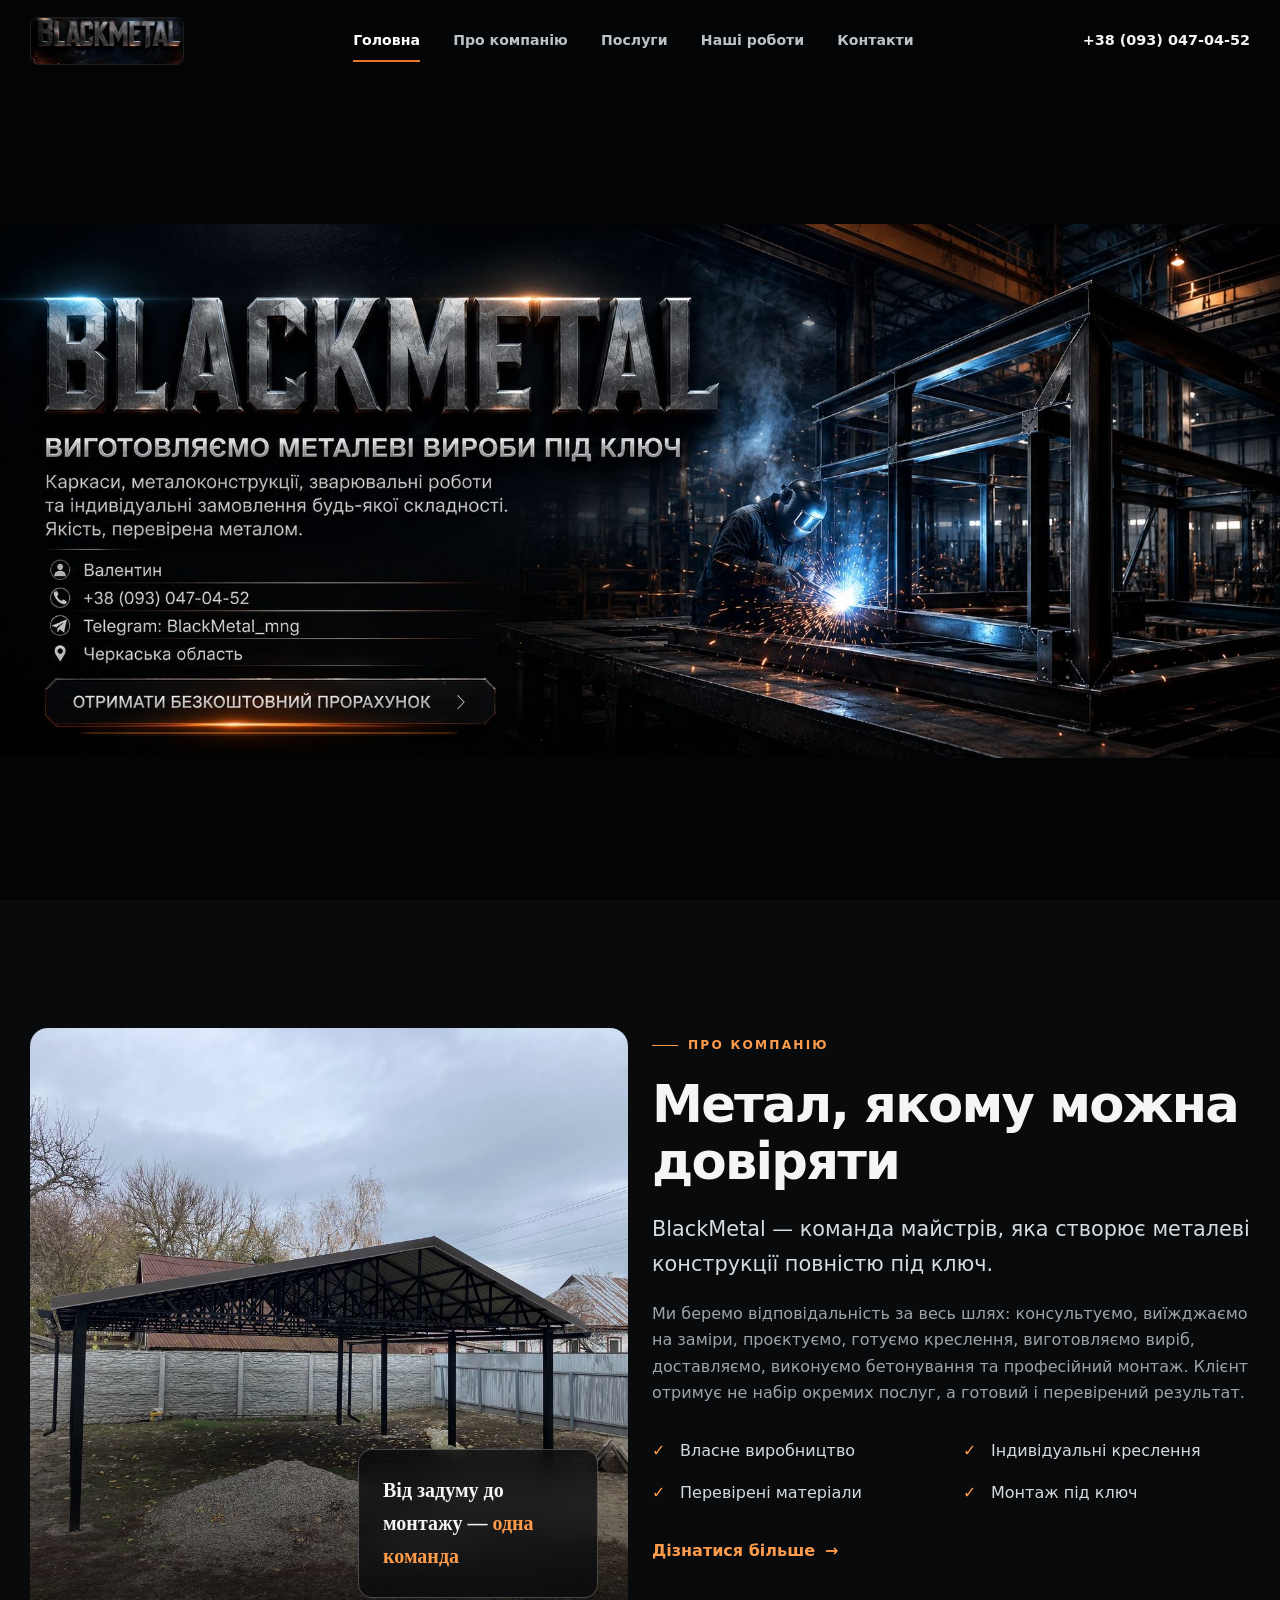
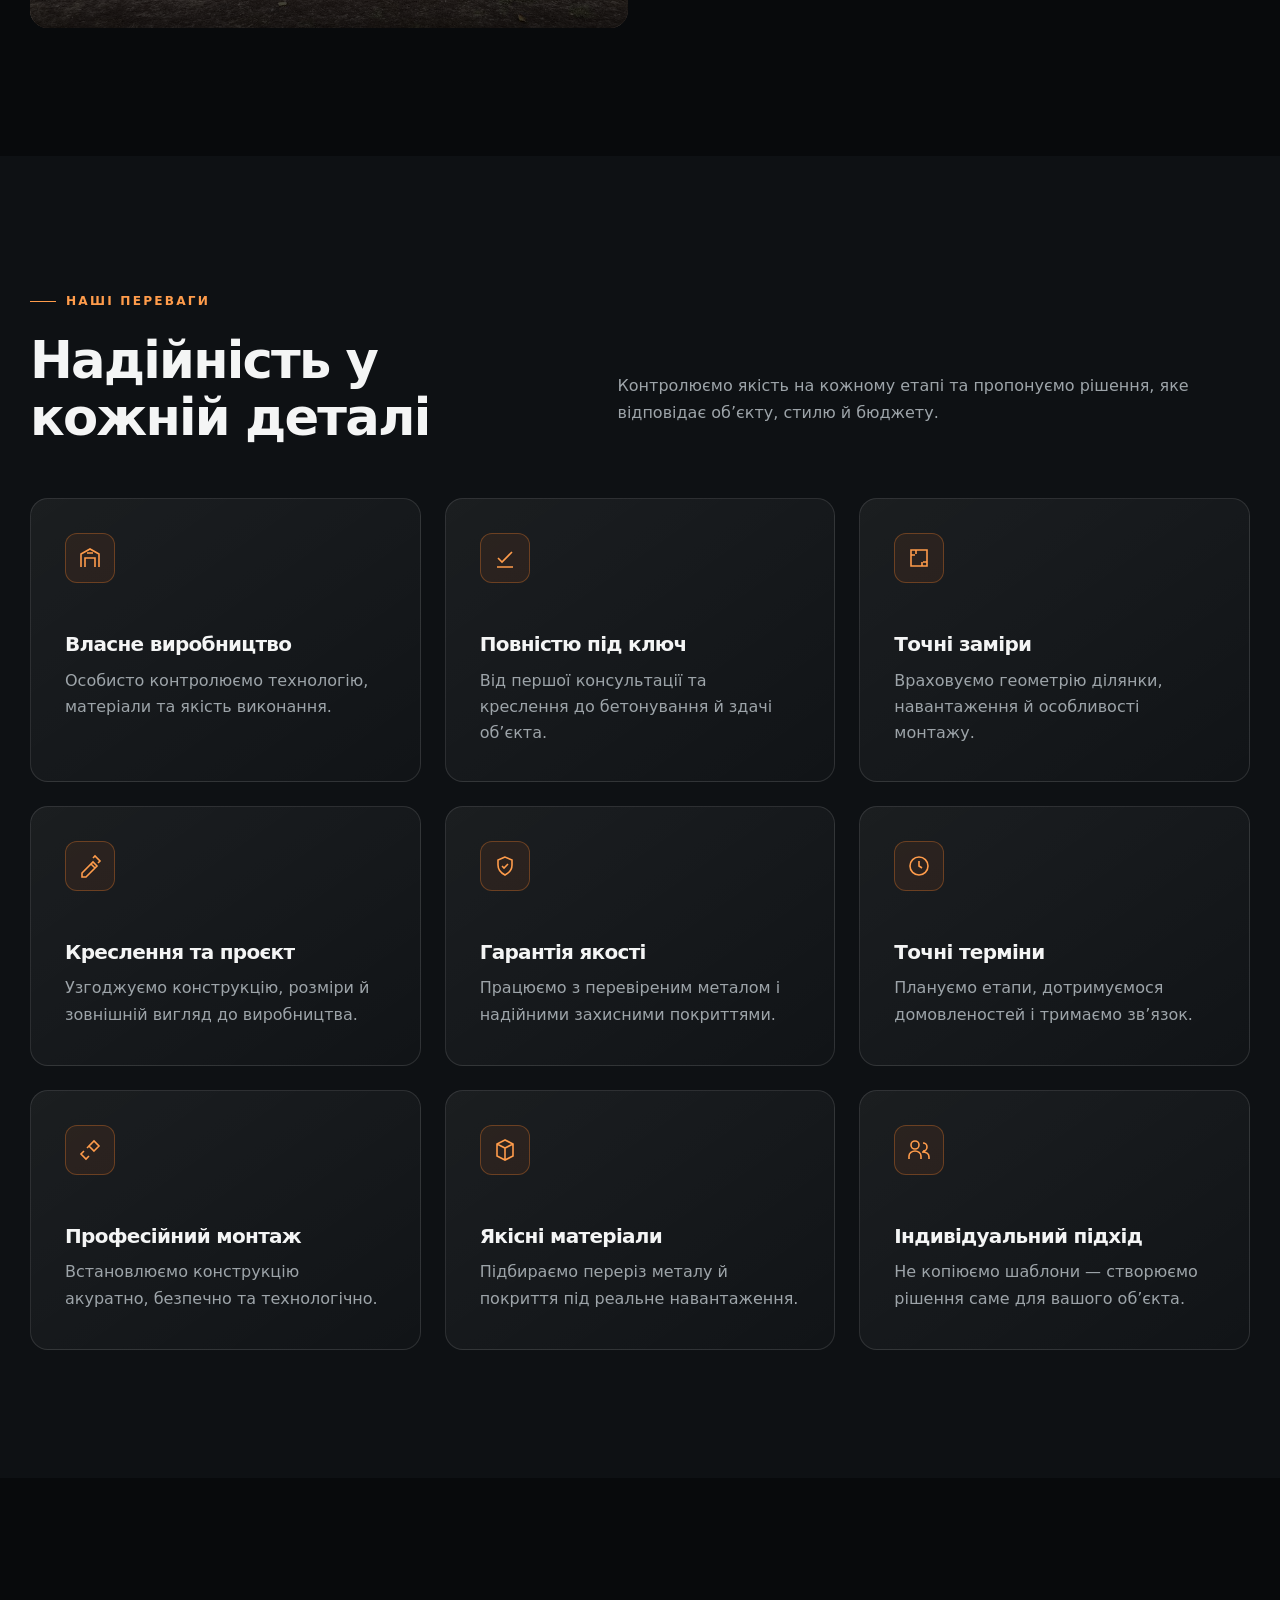
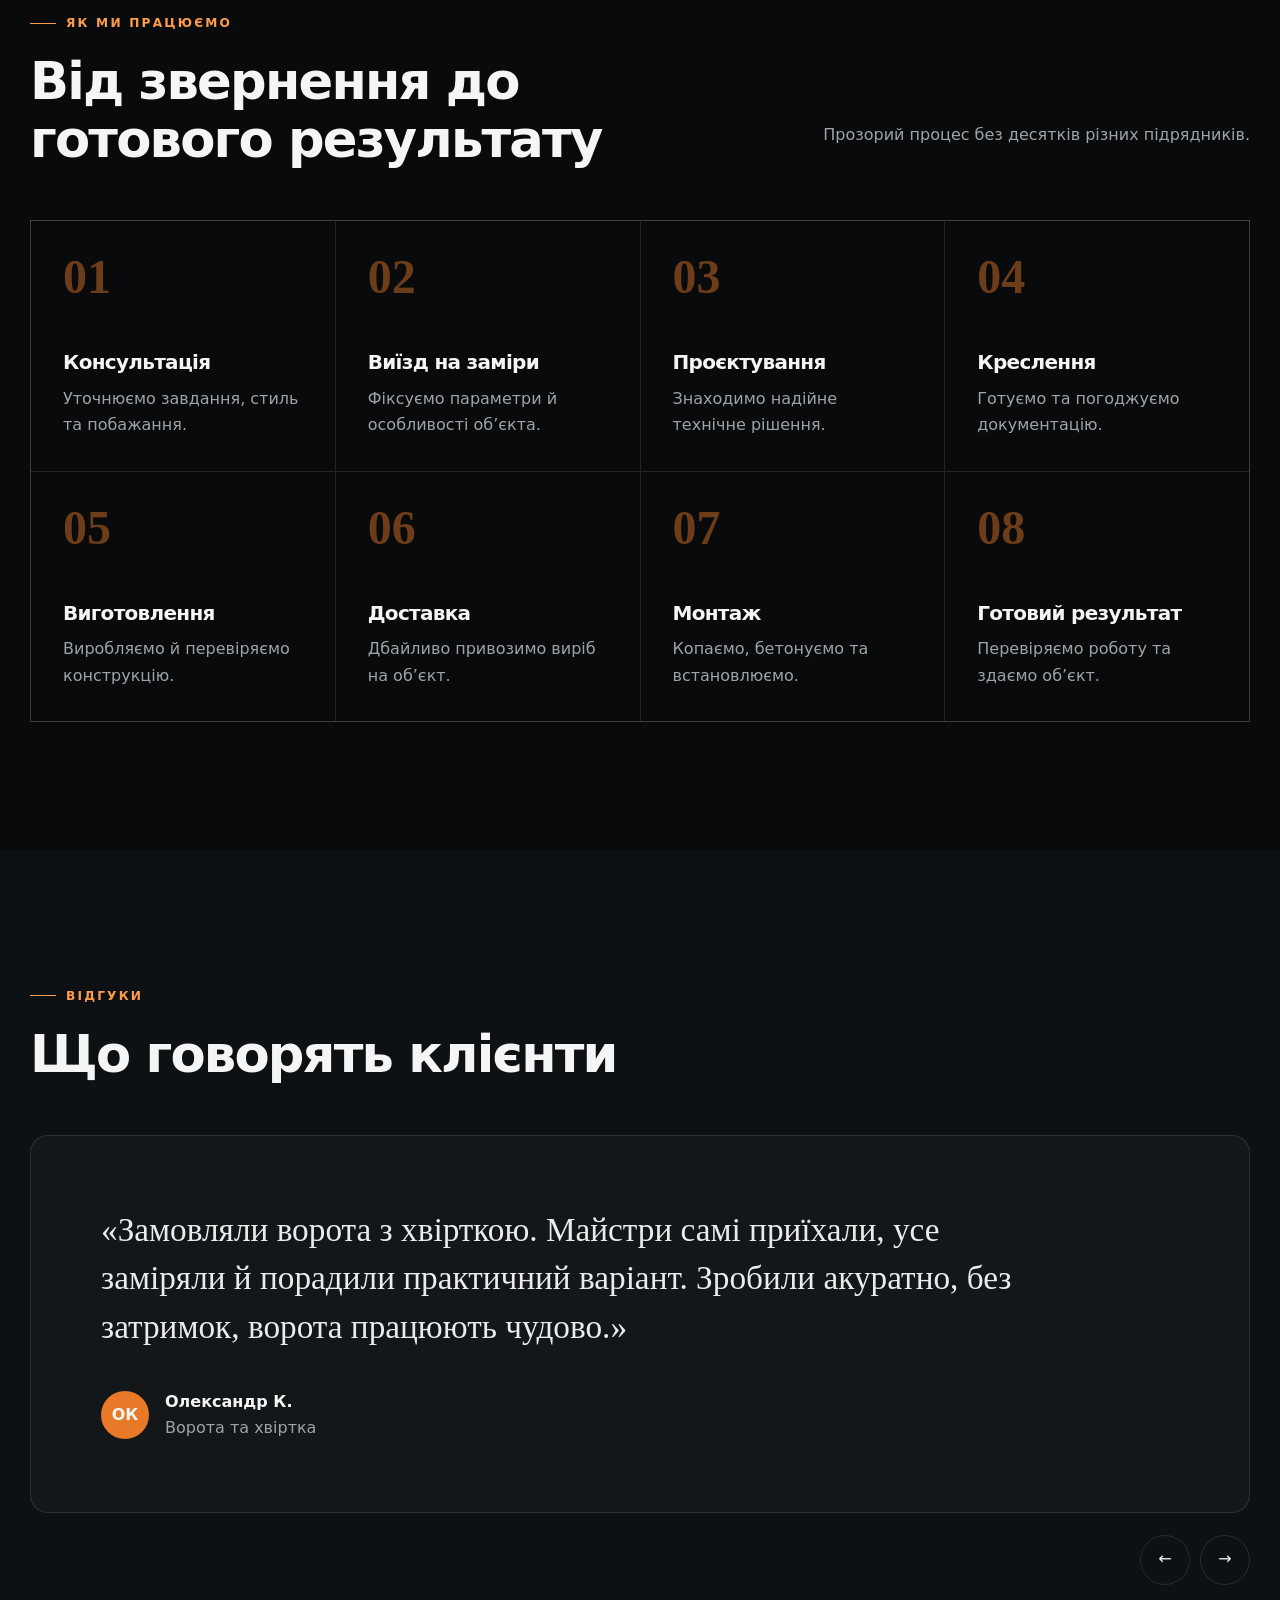
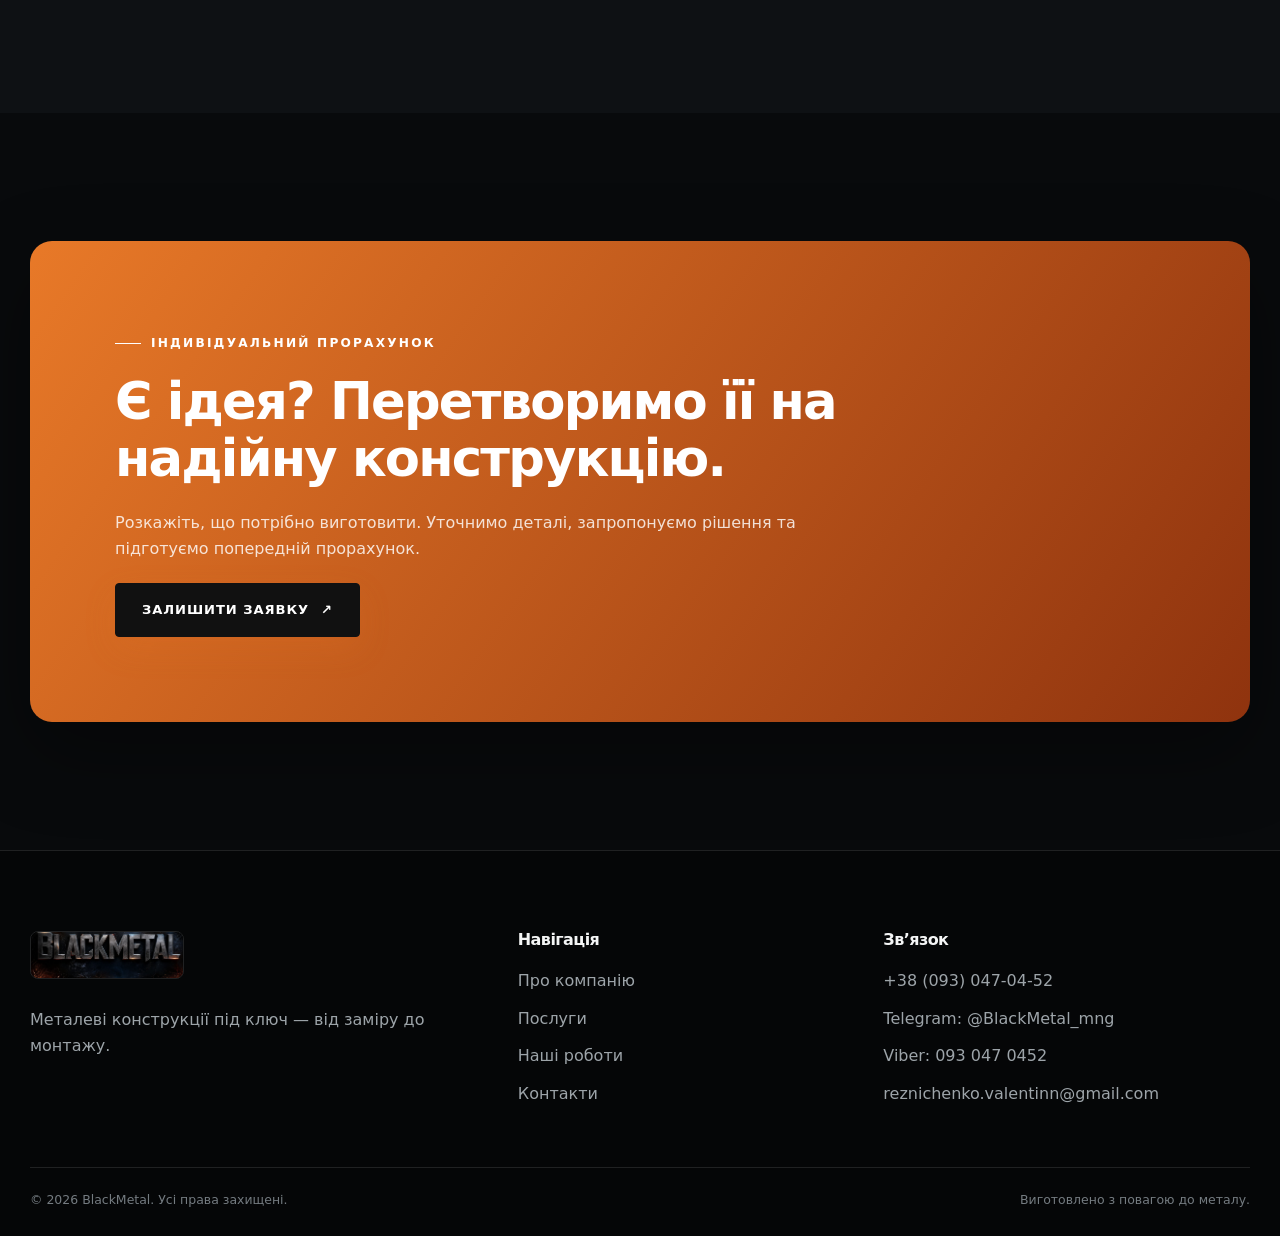
<file: index.html>
<!doctype html>
<html lang="uk">
<head>
  <meta charset="utf-8">
  <meta name="viewport" content="width=device-width, initial-scale=1">
  <title>BlackMetal — металеві конструкції під ключ</title>
  <meta name="description" content="BlackMetal виготовляє ворота, паркани, навіси та інші металеві конструкції під ключ у Черкаській області: заміри, креслення, доставка й монтаж.">
  <meta property="og:title" content="BlackMetal — металеві конструкції під ключ">
  <meta property="og:description" content="Проєктуємо, виготовляємо та монтуємо металеві конструкції будь-якої складності.">
  <meta property="og:type" content="website">
  <meta property="og:locale" content="uk_UA">
  <meta property="og:image" content="assets/images/hero-banner.webp">
  <link rel="icon" href="assets/images/favicon.svg" type="image/svg+xml">
  <link rel="stylesheet" href="assets/css/style.css">
</head>
<body>
  <header class="site-header">
    <div class="container header-inner">
      <a class="brand" href="index.html" aria-label="BlackMetal — головна"><img src="assets/images/logo.jpg" alt="" width="44" height="44"><span>Black<span>Metal</span></span></a>
      <nav class="site-nav" aria-label="Основна навігація"><a class="is-active" href="index.html">Головна</a><a href="about.html">Про компанію</a><a href="services.html">Послуги</a><a href="works.html">Наші роботи</a><a href="contacts.html">Контакти</a></nav>
      <a class="header-phone" href="tel:+380930470452">+38 (093) 047-04-52</a>
      <button class="menu-toggle" type="button" aria-label="Відкрити меню" aria-expanded="false"><span></span></button>
    </div>
  </header>

  <main>
    <section class="hero-banner" aria-label="BlackMetal — металеві вироби під ключ">
      <h1 class="sr-only">BlackMetal — металеві вироби під ключ</h1>
      <div class="hero-image-wrap">
        <img class="hero-image" src="assets/images/hero-banner.webp" alt="BlackMetal — виготовляємо металеві вироби під ключ" width="1942" height="777" fetchpriority="high">
        <button class="hero-hit-area" type="button" data-modal="#contact-modal"><span class="sr-only">Отримати безкоштовний прорахунок</span></button>
      </div>
      <div class="mobile-hero-action"><button class="button" type="button" data-modal="#contact-modal">Отримати прорахунок <span>↗</span></button></div>
    </section>

    <section class="section">
      <div class="container grid grid-2">
        <div class="about-photo reveal"><img src="assets/images/navis.jpg" alt="Металевий навіс BlackMetal" loading="lazy"><div class="about-badge">Від задуму до монтажу — <span class="accent">одна команда</span></div></div>
        <div class="reveal">
          <span class="eyebrow">Про компанію</span>
          <h2>Метал, якому можна довіряти</h2>
          <p class="lead">BlackMetal — команда майстрів, яка створює металеві конструкції повністю під ключ.</p>
          <p class="muted">Ми беремо відповідальність за весь шлях: консультуємо, виїжджаємо на заміри, проєктуємо, готуємо креслення, виготовляємо виріб, доставляємо, виконуємо бетонування та професійний монтаж. Клієнт отримує не набір окремих послуг, а готовий і перевірений результат.</p>
          <ul class="check-list"><li>Власне виробництво</li><li>Індивідуальні креслення</li><li>Перевірені матеріали</li><li>Монтаж під ключ</li></ul>
          <a class="text-link" href="about.html">Дізнатися більше <span>→</span></a>
        </div>
      </div>
    </section>

    <section class="section surface">
      <div class="container">
        <div class="section-head reveal"><div><span class="eyebrow">Наші переваги</span><h2>Надійність у кожній деталі</h2></div><p class="muted">Контролюємо якість на кожному етапі та пропонуємо рішення, яке відповідає об’єкту, стилю й бюджету.</p></div>
        <div class="grid grid-3">
          <article class="card feature-card reveal"><div class="icon"><svg viewBox="0 0 24 24"><path d="M3 21V8l9-5 9 5v13M7 21v-9h10v9M9 7h6"/></svg></div><h3>Власне виробництво</h3><p>Особисто контролюємо технологію, матеріали та якість виконання.</p></article>
          <article class="card feature-card reveal"><div class="icon"><svg viewBox="0 0 24 24"><path d="m5 12 4 4L19 6M4 21h16"/></svg></div><h3>Повністю під ключ</h3><p>Від першої консультації та креслення до бетонування й здачі об’єкта.</p></article>
          <article class="card feature-card reveal"><div class="icon"><svg viewBox="0 0 24 24"><path d="M4 4h16v16H4zM4 9h4M9 4v4M16 16h4M15 20v-4"/></svg></div><h3>Точні заміри</h3><p>Враховуємо геометрію ділянки, навантаження й особливості монтажу.</p></article>
          <article class="card feature-card reveal"><div class="icon"><svg viewBox="0 0 24 24"><path d="M4 19 15 8l4 4L8 23H4v-4ZM13 10l4 4M15 4l2-2 5 5-2 2"/></svg></div><h3>Креслення та проєкт</h3><p>Узгоджуємо конструкцію, розміри й зовнішній вигляд до виробництва.</p></article>
          <article class="card feature-card reveal"><div class="icon"><svg viewBox="0 0 24 24"><path d="M12 3 5 6v5c0 5 3 8 7 10 4-2 7-5 7-10V6l-7-3Z M9 12l2 2 4-4"/></svg></div><h3>Гарантія якості</h3><p>Працюємо з перевіреним металом і надійними захисними покриттями.</p></article>
          <article class="card feature-card reveal"><div class="icon"><svg viewBox="0 0 24 24"><circle cx="12" cy="12" r="9"/><path d="M12 7v5l3 2"/></svg></div><h3>Точні терміни</h3><p>Плануємо етапи, дотримуємося домовленостей і тримаємо зв’язок.</p></article>
          <article class="card feature-card reveal"><div class="icon"><svg viewBox="0 0 24 24"><path d="M14 5 9 10m-3 3-3 3 5 5 3-3m5-5 5-5-5-5-5 5 5 5Z"/></svg></div><h3>Професійний монтаж</h3><p>Встановлюємо конструкцію акуратно, безпечно та технологічно.</p></article>
          <article class="card feature-card reveal"><div class="icon"><svg viewBox="0 0 24 24"><path d="M12 2 4 6v12l8 4 8-4V6l-8-4ZM4 6l8 4 8-4M12 10v12"/></svg></div><h3>Якісні матеріали</h3><p>Підбираємо переріз металу й покриття під реальне навантаження.</p></article>
          <article class="card feature-card reveal"><div class="icon"><svg viewBox="0 0 24 24"><path d="M8 11a4 4 0 1 0 0-8 4 4 0 0 0 0 8Zm8 2a4 4 0 1 0 0-8M2 21v-3c0-3 3-5 6-5s6 2 6 5v3m1-7c3 0 7 1 7 5v2"/></svg></div><h3>Індивідуальний підхід</h3><p>Не копіюємо шаблони — створюємо рішення саме для вашого об’єкта.</p></article>
        </div>
      </div>
    </section>

    <section class="section">
      <div class="container">
        <div class="section-head reveal"><div><span class="eyebrow">Як ми працюємо</span><h2>Від звернення до готового результату</h2></div><p class="muted">Прозорий процес без десятків різних підрядників.</p></div>
        <div class="process-grid">
          <article class="process-item reveal"><span class="process-number">01</span><h3>Консультація</h3><p>Уточнюємо завдання, стиль та побажання.</p></article>
          <article class="process-item reveal"><span class="process-number">02</span><h3>Виїзд на заміри</h3><p>Фіксуємо параметри й особливості об’єкта.</p></article>
          <article class="process-item reveal"><span class="process-number">03</span><h3>Проєктування</h3><p>Знаходимо надійне технічне рішення.</p></article>
          <article class="process-item reveal"><span class="process-number">04</span><h3>Креслення</h3><p>Готуємо та погоджуємо документацію.</p></article>
          <article class="process-item reveal"><span class="process-number">05</span><h3>Виготовлення</h3><p>Виробляємо й перевіряємо конструкцію.</p></article>
          <article class="process-item reveal"><span class="process-number">06</span><h3>Доставка</h3><p>Дбайливо привозимо виріб на об’єкт.</p></article>
          <article class="process-item reveal"><span class="process-number">07</span><h3>Монтаж</h3><p>Копаємо, бетонуємо та встановлюємо.</p></article>
          <article class="process-item reveal"><span class="process-number">08</span><h3>Готовий результат</h3><p>Перевіряємо роботу та здаємо об’єкт.</p></article>
        </div>
      </div>
    </section>

    <section class="section surface">
      <div class="container">
        <div class="section-head reveal"><div><span class="eyebrow">Відгуки</span><h2>Що говорять клієнти</h2></div></div>
        <div class="reviews-window reveal"><div class="reviews-track">
          <article class="review"><div class="review-card"><p class="review-quote">«Замовляли ворота з хвірткою. Майстри самі приїхали, усе заміряли й порадили практичний варіант. Зробили акуратно, без затримок, ворота працюють чудово.»</p><div class="review-author"><span class="review-avatar">ОК</span><div><strong>Олександр К.</strong><div class="muted">Ворота та хвіртка</div></div></div></div></article>
          <article class="review"><div class="review-card"><p class="review-quote">«BlackMetal виготовили великий навіс для подвір’я. Сподобався чіткий прорахунок, зрозуміле креслення та охайна робота монтажної бригади. Результат виглядає дуже солідно.»</p><div class="review-author"><span class="review-avatar">ІМ</span><div><strong>Ірина М.</strong><div class="muted">Навіс для автомобілів</div></div></div></div></article>
          <article class="review"><div class="review-card"><p class="review-quote">«Приємно, коли одна команда відповідає за все: від замірів до бетонування. Не довелося нікого додатково шукати чи контролювати. Саме такий сервіс і хотіли.»</p><div class="review-author"><span class="review-avatar">АП</span><div><strong>Андрій П.</strong><div class="muted">Комплексне замовлення</div></div></div></div></article>
        </div></div>
        <div class="review-controls"><button class="circle-button review-prev" type="button" aria-label="Попередній відгук">←</button><button class="circle-button review-next" type="button" aria-label="Наступний відгук">→</button></div>
      </div>
    </section>

    <section class="section"><div class="container"><div class="cta reveal"><span class="eyebrow">Індивідуальний прорахунок</span><h2>Є ідея? Перетворимо її на надійну конструкцію.</h2><p>Розкажіть, що потрібно виготовити. Уточнимо деталі, запропонуємо рішення та підготуємо попередній прорахунок.</p><a class="button" href="contacts.html#application">Залишити заявку <span>↗</span></a></div></div></section>
  </main>

  <footer class="site-footer"><div class="container"><div class="footer-grid"><div><a class="brand" href="index.html"><img src="assets/images/logo.jpg" alt="" width="44" height="44"><span>Black<span>Metal</span></span></a><p class="muted" style="margin-top:20px">Металеві конструкції під ключ — від заміру до монтажу.</p></div><div><h3>Навігація</h3><div class="footer-links"><a href="about.html">Про компанію</a><a href="services.html">Послуги</a><a href="works.html">Наші роботи</a><a href="contacts.html">Контакти</a></div></div><div><h3>Зв’язок</h3><div class="footer-links footer-contact"><a href="tel:+380930470452">+38 (093) 047-04-52</a><a href="https://t.me/BlackMetal_mng" target="_blank" rel="noopener">Telegram: @BlackMetal_mng</a><a href="viber://chat?number=%2B380930470452">Viber: 093 047 0452</a><a href="mailto:reznichenko.valentinn@gmail.com">reznichenko.valentinn@gmail.com</a></div></div></div><div class="footer-bottom"><span>© <span data-year></span> BlackMetal. Усі права захищені.</span><span>Виготовлено з повагою до металу.</span></div></div></footer>

  <div class="modal" id="contact-modal" role="dialog" aria-modal="true" aria-hidden="true" aria-labelledby="contact-modal-title"><div class="modal-card"><button class="modal-close" type="button" data-close aria-label="Закрити">×</button><span class="eyebrow">Безкоштовний прорахунок</span><h2 id="contact-modal-title" style="font-size:2.2rem">Зв’яжіться з нами</h2><p class="muted">Оберіть зручний спосіб. Вартість кожного виробу розраховується індивідуально.</p><div class="contact-options"><a class="contact-option" href="tel:+380930470452"><small>Телефон</small><strong>+38 (093) 047-04-52</strong></a><a class="contact-option" href="https://t.me/BlackMetal_mng" target="_blank" rel="noopener"><small>Telegram</small><strong>@BlackMetal_mng</strong></a><a class="contact-option" href="viber://chat?number=%2B380930470452"><small>Viber</small><strong>093 047 0452</strong></a><a class="contact-option" href="mailto:reznichenko.valentinn@gmail.com"><small>Email</small><strong>reznichenko.valentinn@gmail.com</strong></a></div></div></div>
  <button class="to-top" type="button" aria-label="Вгору">↑</button>
  <script src="assets/js/main.js"></script>
</body>
</html>
</file>
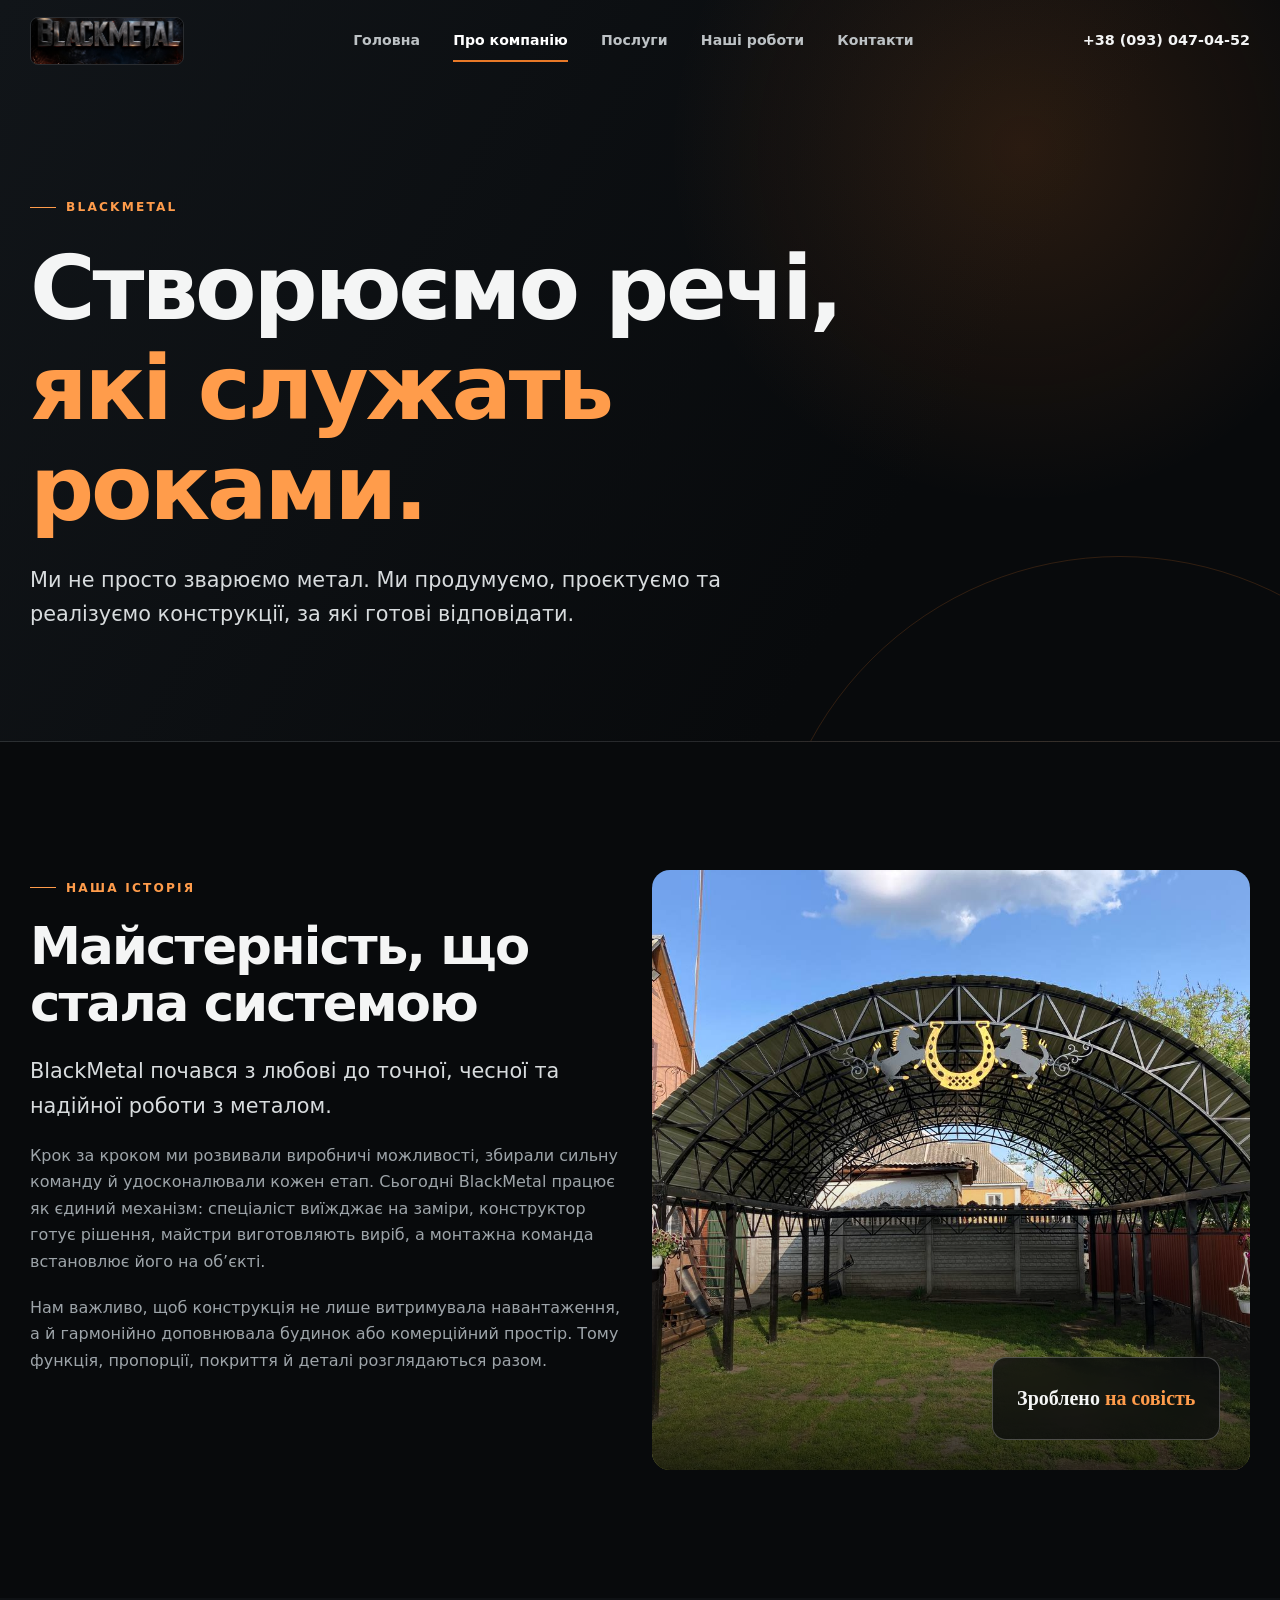
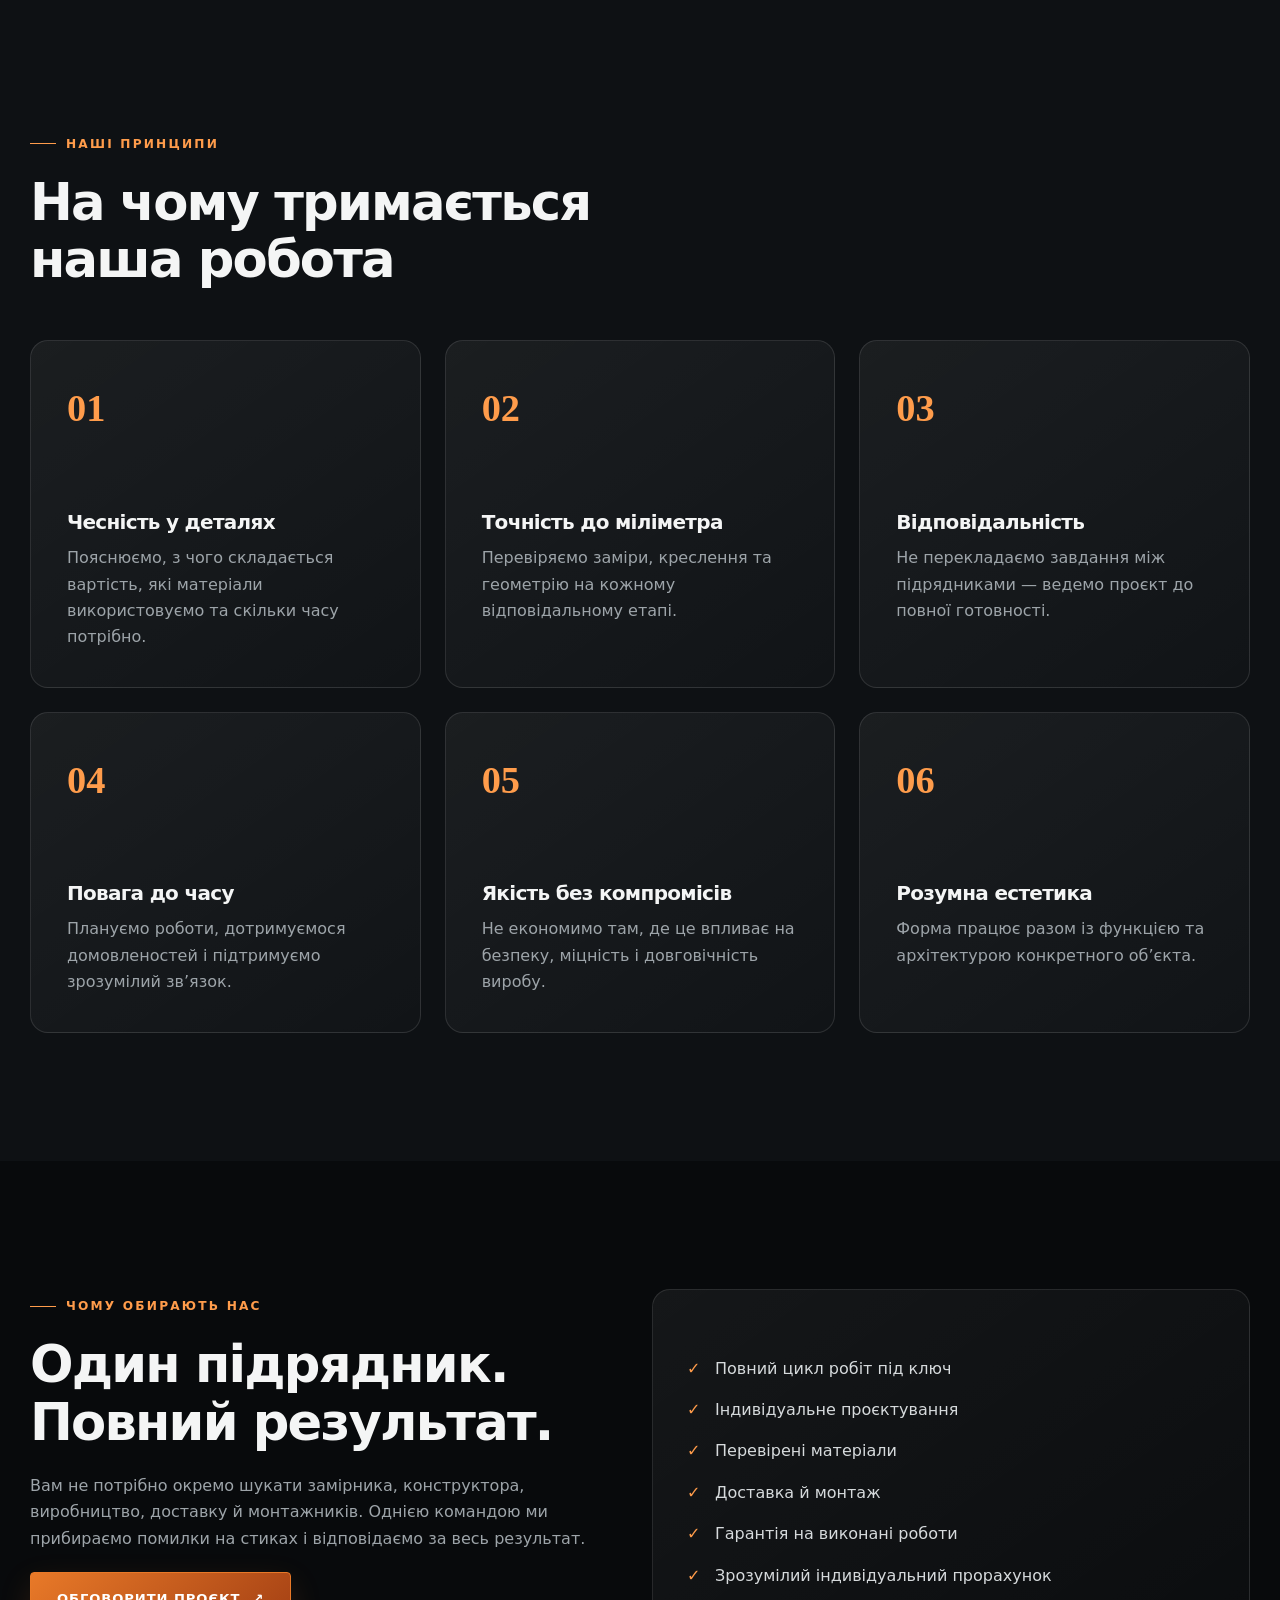
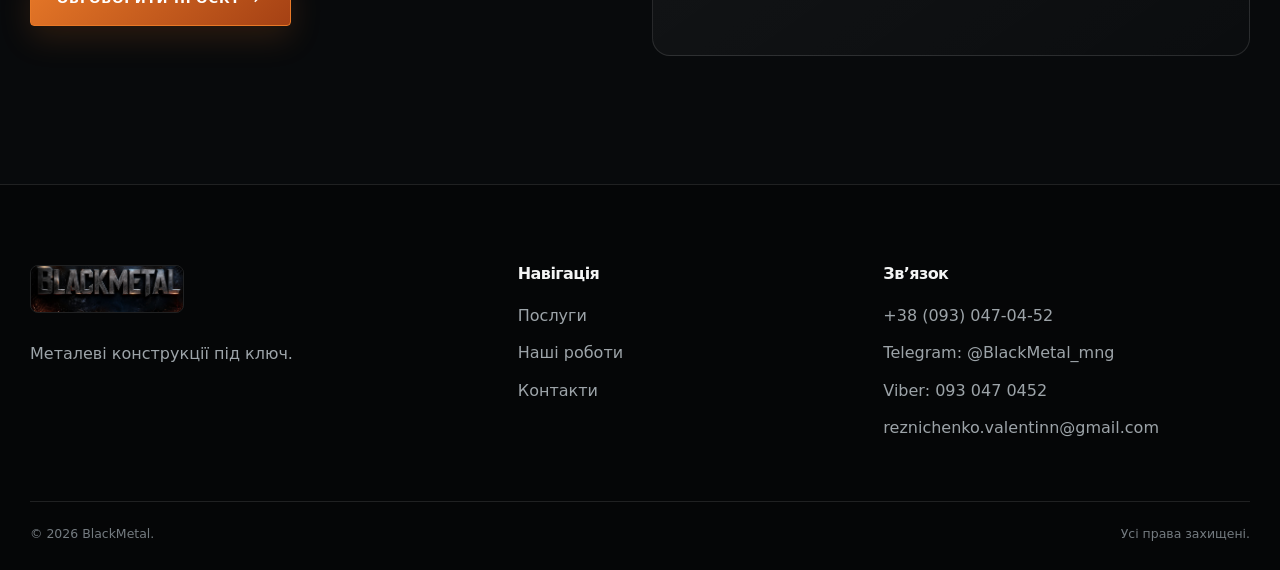
<file: about.html>
<!doctype html><html lang="uk"><head><meta charset="utf-8"><meta name="viewport" content="width=device-width,initial-scale=1"><title>Про компанію — BlackMetal</title><meta name="description" content="BlackMetal — виробництво металевих конструкцій повного циклу: консультація, заміри, креслення, виготовлення, доставка та монтаж."><meta property="og:title" content="Про компанію BlackMetal"><meta property="og:description" content="Команда, що відповідає за весь результат — від ідеї до монтажу."><meta property="og:type" content="website"><meta property="og:locale" content="uk_UA"><meta property="og:image" content="assets/images/navis-2-detail.jpg"><link rel="icon" href="assets/images/favicon.svg" type="image/svg+xml"><link rel="stylesheet" href="assets/css/style.css"></head><body>
<header class="site-header"><div class="container header-inner"><a class="brand" href="index.html"><img src="assets/images/logo.jpg" alt="" width="44" height="44"><span>Black<span>Metal</span></span></a><nav class="site-nav" aria-label="Основна навігація"><a href="index.html">Головна</a><a class="is-active" href="about.html">Про компанію</a><a href="services.html">Послуги</a><a href="works.html">Наші роботи</a><a href="contacts.html">Контакти</a></nav><a class="header-phone" href="tel:+380930470452">+38 (093) 047-04-52</a><button class="menu-toggle" type="button" aria-label="Відкрити меню" aria-expanded="false"><span></span></button></div></header>
<main><section class="page-hero"><div class="container"><span class="eyebrow">BlackMetal</span><h1>Створюємо речі,<br><span class="accent">які служать роками.</span></h1><p class="lead">Ми не просто зварюємо метал. Ми продумуємо, проєктуємо та реалізуємо конструкції, за які готові відповідати.</p></div></section>
<section class="section"><div class="container grid grid-2"><div class="reveal"><span class="eyebrow">Наша історія</span><h2>Майстерність, що стала системою</h2><p class="lead">BlackMetal почався з любові до точної, чесної та надійної роботи з металом.</p><p class="muted">Крок за кроком ми розвивали виробничі можливості, збирали сильну команду й удосконалювали кожен етап. Сьогодні BlackMetal працює як єдиний механізм: спеціаліст виїжджає на заміри, конструктор готує рішення, майстри виготовляють виріб, а монтажна команда встановлює його на об’єкті.</p><p class="muted">Нам важливо, щоб конструкція не лише витримувала навантаження, а й гармонійно доповнювала будинок або комерційний простір. Тому функція, пропорції, покриття й деталі розглядаються разом.</p></div><div class="about-photo reveal"><img src="assets/images/navis-2-detail.jpg" alt="Великий арковий навіс BlackMetal" loading="lazy"><div class="about-badge">Зроблено <span class="accent">на совість</span></div></div></div></section>
<section class="section surface"><div class="container"><div class="section-head reveal"><div><span class="eyebrow">Наші принципи</span><h2>На чому тримається наша робота</h2></div></div><div class="grid grid-3"><article class="card principle reveal"><span class="principle-number">01</span><h3>Чесність у деталях</h3><p>Пояснюємо, з чого складається вартість, які матеріали використовуємо та скільки часу потрібно.</p></article><article class="card principle reveal"><span class="principle-number">02</span><h3>Точність до міліметра</h3><p>Перевіряємо заміри, креслення та геометрію на кожному відповідальному етапі.</p></article><article class="card principle reveal"><span class="principle-number">03</span><h3>Відповідальність</h3><p>Не перекладаємо завдання між підрядниками — ведемо проєкт до повної готовності.</p></article><article class="card principle reveal"><span class="principle-number">04</span><h3>Повага до часу</h3><p>Плануємо роботи, дотримуємося домовленостей і підтримуємо зрозумілий зв’язок.</p></article><article class="card principle reveal"><span class="principle-number">05</span><h3>Якість без компромісів</h3><p>Не економимо там, де це впливає на безпеку, міцність і довговічність виробу.</p></article><article class="card principle reveal"><span class="principle-number">06</span><h3>Розумна естетика</h3><p>Форма працює разом із функцією та архітектурою конкретного об’єкта.</p></article></div></div></section>
<section class="section"><div class="container grid grid-2"><div class="reveal"><span class="eyebrow">Чому обирають нас</span><h2>Один підрядник. Повний результат.</h2><p class="muted">Вам не потрібно окремо шукати замірника, конструктора, виробництво, доставку й монтажників. Однією командою ми прибираємо помилки на стиках і відповідаємо за весь результат.</p><a class="button" href="contacts.html#application">Обговорити проєкт <span>↗</span></a></div><div class="card feature-card reveal"><ul class="check-list" style="grid-template-columns:1fr"><li>Повний цикл робіт під ключ</li><li>Індивідуальне проєктування</li><li>Перевірені матеріали</li><li>Доставка й монтаж</li><li>Гарантія на виконані роботи</li><li>Зрозумілий індивідуальний прорахунок</li></ul></div></div></section></main>
<footer class="site-footer"><div class="container"><div class="footer-grid"><div><a class="brand" href="index.html"><img src="assets/images/logo.jpg" alt="" width="44" height="44"><span>Black<span>Metal</span></span></a><p class="muted" style="margin-top:20px">Металеві конструкції під ключ.</p></div><div><h3>Навігація</h3><div class="footer-links"><a href="services.html">Послуги</a><a href="works.html">Наші роботи</a><a href="contacts.html">Контакти</a></div></div><div><h3>Зв’язок</h3><div class="footer-links footer-contact"><a href="tel:+380930470452">+38 (093) 047-04-52</a><a href="https://t.me/BlackMetal_mng" target="_blank" rel="noopener">Telegram: @BlackMetal_mng</a><a href="viber://chat?number=%2B380930470452">Viber: 093 047 0452</a><a href="mailto:reznichenko.valentinn@gmail.com">reznichenko.valentinn@gmail.com</a></div></div></div><div class="footer-bottom"><span>© <span data-year></span> BlackMetal.</span><span>Усі права захищені.</span></div></div></footer><button class="to-top" type="button" aria-label="Вгору">↑</button><script src="assets/js/main.js"></script></body></html>
</file>
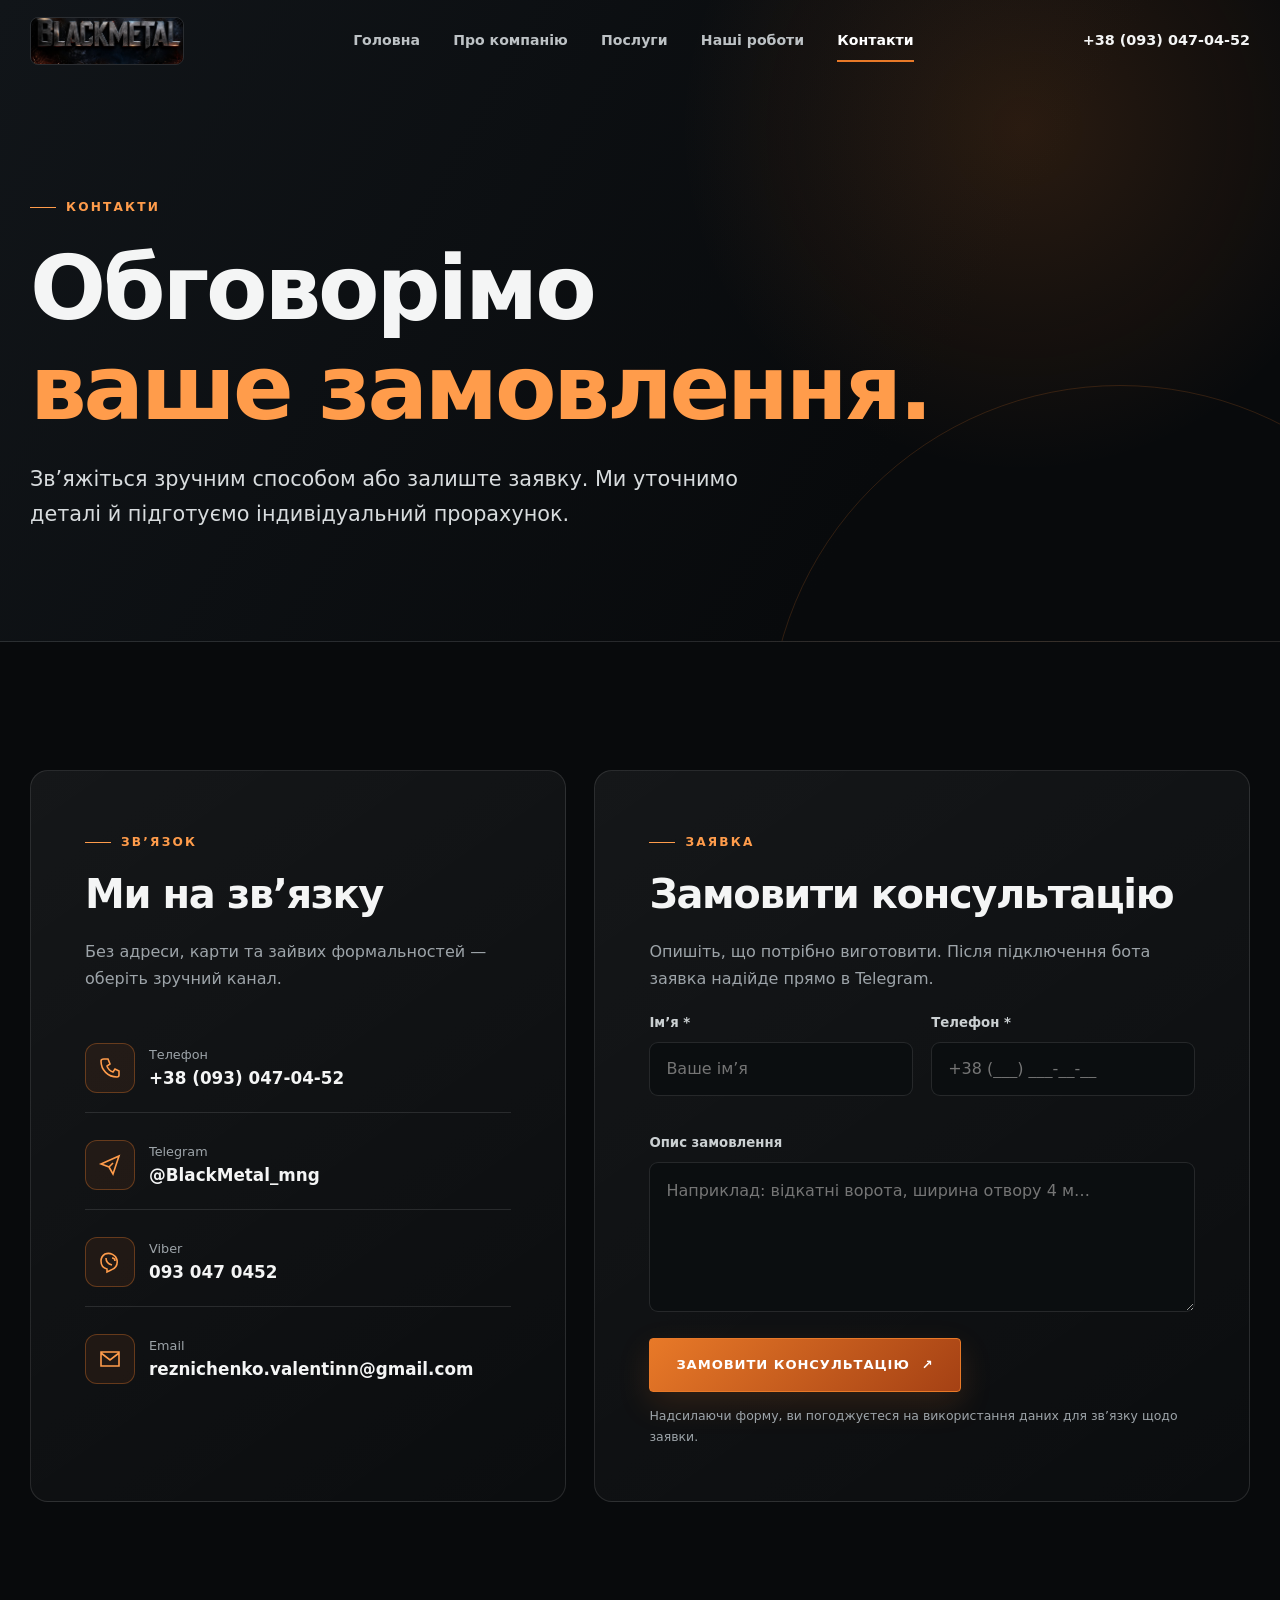
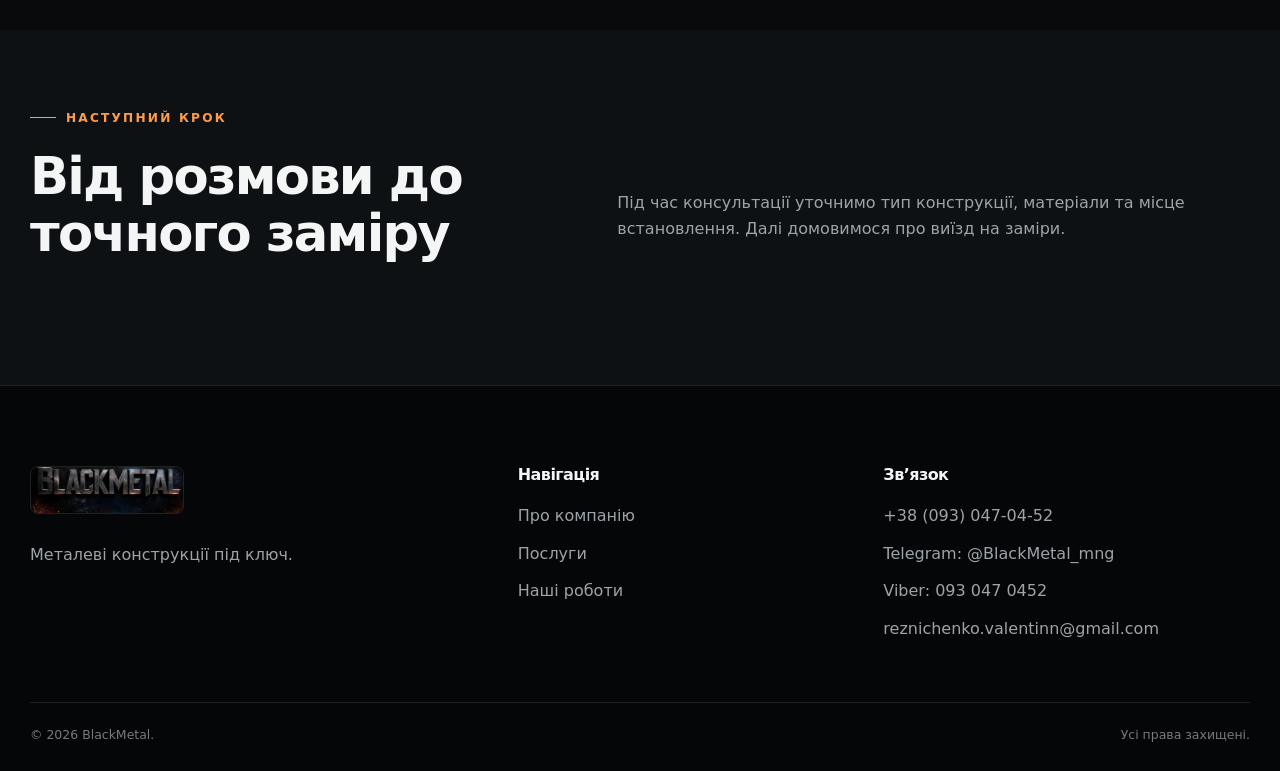
<file: contacts.html>
<!doctype html><html lang="uk"><head><meta charset="utf-8"><meta name="viewport" content="width=device-width,initial-scale=1"><title>Контакти — BlackMetal</title><meta name="description" content="Зв’язатися з BlackMetal: телефон, Telegram, Viber, Email та форма заявки на індивідуальний прорахунок металевої конструкції."><meta property="og:title" content="Контакти BlackMetal"><meta property="og:description" content="Замовте консультацію та індивідуальний прорахунок."><meta property="og:type" content="website"><meta property="og:locale" content="uk_UA"><meta property="og:image" content="assets/images/hero-banner.webp"><link rel="icon" href="assets/images/favicon.svg" type="image/svg+xml"><link rel="stylesheet" href="assets/css/style.css"></head><body>
<header class="site-header"><div class="container header-inner"><a class="brand" href="index.html"><img src="assets/images/logo.jpg" alt="" width="44" height="44"><span>Black<span>Metal</span></span></a><nav class="site-nav" aria-label="Основна навігація"><a href="index.html">Головна</a><a href="about.html">Про компанію</a><a href="services.html">Послуги</a><a href="works.html">Наші роботи</a><a class="is-active" href="contacts.html">Контакти</a></nav><a class="header-phone" href="tel:+380930470452">+38 (093) 047-04-52</a><button class="menu-toggle" type="button" aria-label="Відкрити меню" aria-expanded="false"><span></span></button></div></header>
<main><section class="page-hero"><div class="container"><span class="eyebrow">Контакти</span><h1>Обговорімо<br><span class="accent">ваше замовлення.</span></h1><p class="lead">Зв’яжіться зручним способом або залиште заявку. Ми уточнимо деталі й підготуємо індивідуальний прорахунок.</p></div></section>
<section class="section" id="application"><div class="container contact-layout"><div class="card contact-panel reveal"><span class="eyebrow">Зв’язок</span><h2 style="font-size:2.5rem">Ми на зв’язку</h2><p class="muted">Без адреси, карти та зайвих формальностей — оберіть зручний канал.</p><div class="contact-list">
<a class="contact-item" href="tel:+380930470452"><div class="icon" style="margin:0"><svg viewBox="0 0 24 24"><path d="M6 3h4l2 5-3 2c1 3 3 5 6 6l2-3 4 2v4c0 1-1 2-2 2C10 21 3 14 3 5c0-1 1-2 3-2Z"/></svg></div><div><span>Телефон</span><strong>+38 (093) 047-04-52</strong></div></a>
<a class="contact-item" href="https://t.me/BlackMetal_mng" target="_blank" rel="noopener"><div class="icon" style="margin:0"><svg viewBox="0 0 24 24"><path d="m3 11 18-8-6 18-4-7-8-3Zm8 3 4-4"/></svg></div><div><span>Telegram</span><strong>@BlackMetal_mng</strong></div></a>
<a class="contact-item" href="viber://chat?number=%2B380930470452"><div class="icon" style="margin:0"><svg viewBox="0 0 24 24"><path d="M7 4c5-2 11 1 12 6 1 5-2 9-6 10l-4 2v-3c-4-1-6-4-6-8 0-3 1-5 4-7Z M8 8c0 4 2 6 6 7m0-7c2 0 3 1 3 3"/></svg></div><div><span>Viber</span><strong>093 047 0452</strong></div></a>
<a class="contact-item" href="mailto:reznichenko.valentinn@gmail.com"><div class="icon" style="margin:0"><svg viewBox="0 0 24 24"><path d="M3 5h18v14H3zM3 6l9 7 9-7"/></svg></div><div><span>Email</span><strong>reznichenko.valentinn@gmail.com</strong></div></a>
</div></div>
<div class="card form-panel reveal"><span class="eyebrow">Заявка</span><h2 style="font-size:2.5rem">Замовити консультацію</h2><p class="muted">Опишіть, що потрібно виготовити. Після підключення бота заявка надійде прямо в Telegram.</p><form class="application-form" action="submit.php" method="post"><div class="form-grid"><div class="field"><label for="name">Ім’я *</label><input id="name" name="name" autocomplete="name" required placeholder="Ваше ім’я" maxlength="80"></div><div class="field"><label for="phone">Телефон *</label><input id="phone" type="tel" name="phone" autocomplete="tel" required placeholder="+38 (___) ___-__-__" maxlength="24"></div><div class="field field-full"><label for="description">Опис замовлення</label><textarea id="description" name="description" placeholder="Наприклад: відкатні ворота, ширина отвору 4 м…" maxlength="1500"></textarea></div></div><div class="honeypot" aria-hidden="true"><label for="website">Сайт</label><input id="website" name="website" tabindex="-1" autocomplete="off"></div><button class="button" type="submit">Замовити консультацію <span>↗</span></button><p class="form-status" aria-live="polite"></p><p class="form-note">Надсилаючи форму, ви погоджуєтеся на використання даних для зв’язку щодо заявки.</p></form></div></div></section>
<section class="section-sm surface"><div class="container section-head reveal"><div><span class="eyebrow">Наступний крок</span><h2>Від розмови до точного заміру</h2></div><p class="muted">Під час консультації уточнимо тип конструкції, матеріали та місце встановлення. Далі домовимося про виїзд на заміри.</p></div></section></main>
<footer class="site-footer"><div class="container"><div class="footer-grid"><div><a class="brand" href="index.html"><img src="assets/images/logo.jpg" alt="" width="44" height="44"><span>Black<span>Metal</span></span></a><p class="muted" style="margin-top:20px">Металеві конструкції під ключ.</p></div><div><h3>Навігація</h3><div class="footer-links"><a href="about.html">Про компанію</a><a href="services.html">Послуги</a><a href="works.html">Наші роботи</a></div></div><div><h3>Зв’язок</h3><div class="footer-links footer-contact"><a href="tel:+380930470452">+38 (093) 047-04-52</a><a href="https://t.me/BlackMetal_mng" target="_blank" rel="noopener">Telegram: @BlackMetal_mng</a><a href="viber://chat?number=%2B380930470452">Viber: 093 047 0452</a><a href="mailto:reznichenko.valentinn@gmail.com">reznichenko.valentinn@gmail.com</a></div></div></div><div class="footer-bottom"><span>© <span data-year></span> BlackMetal.</span><span>Усі права захищені.</span></div></div></footer><button class="to-top" type="button" aria-label="Вгору">↑</button><script src="assets/js/main.js"></script></body></html>
</file>
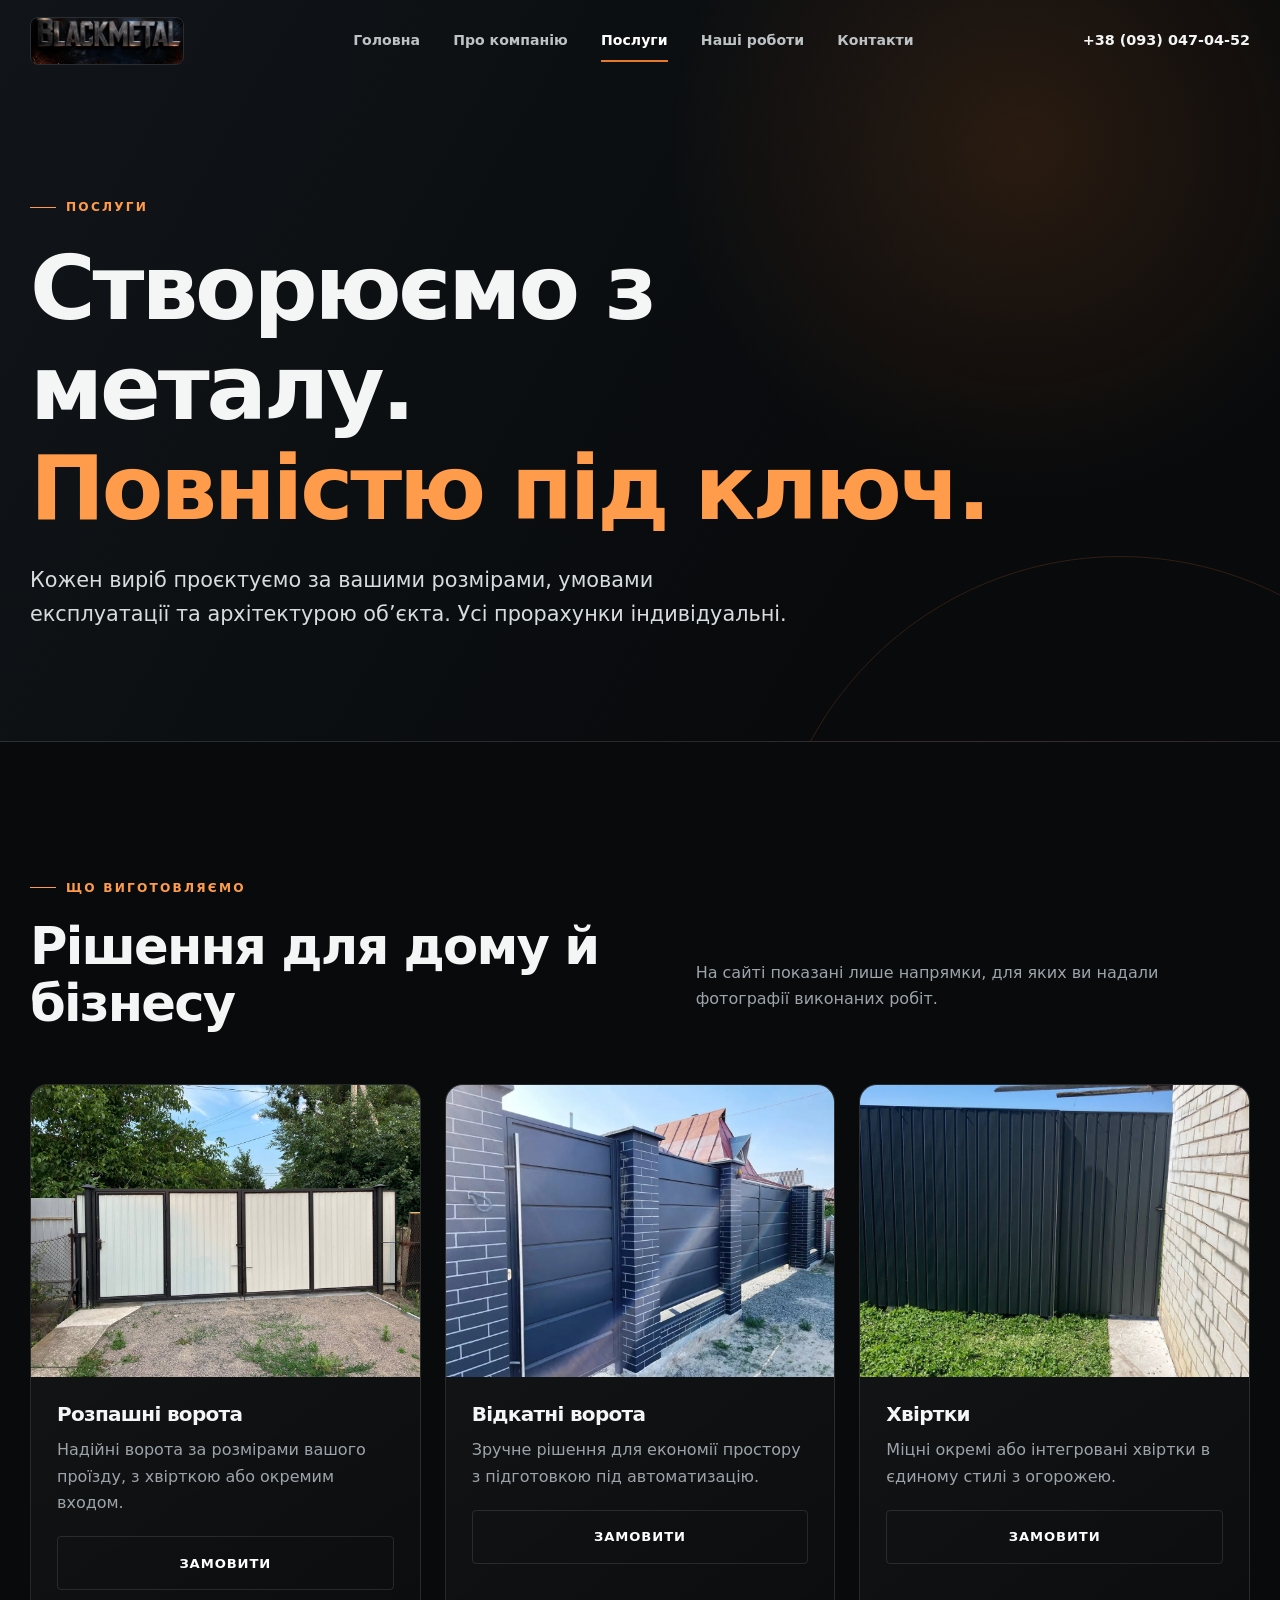
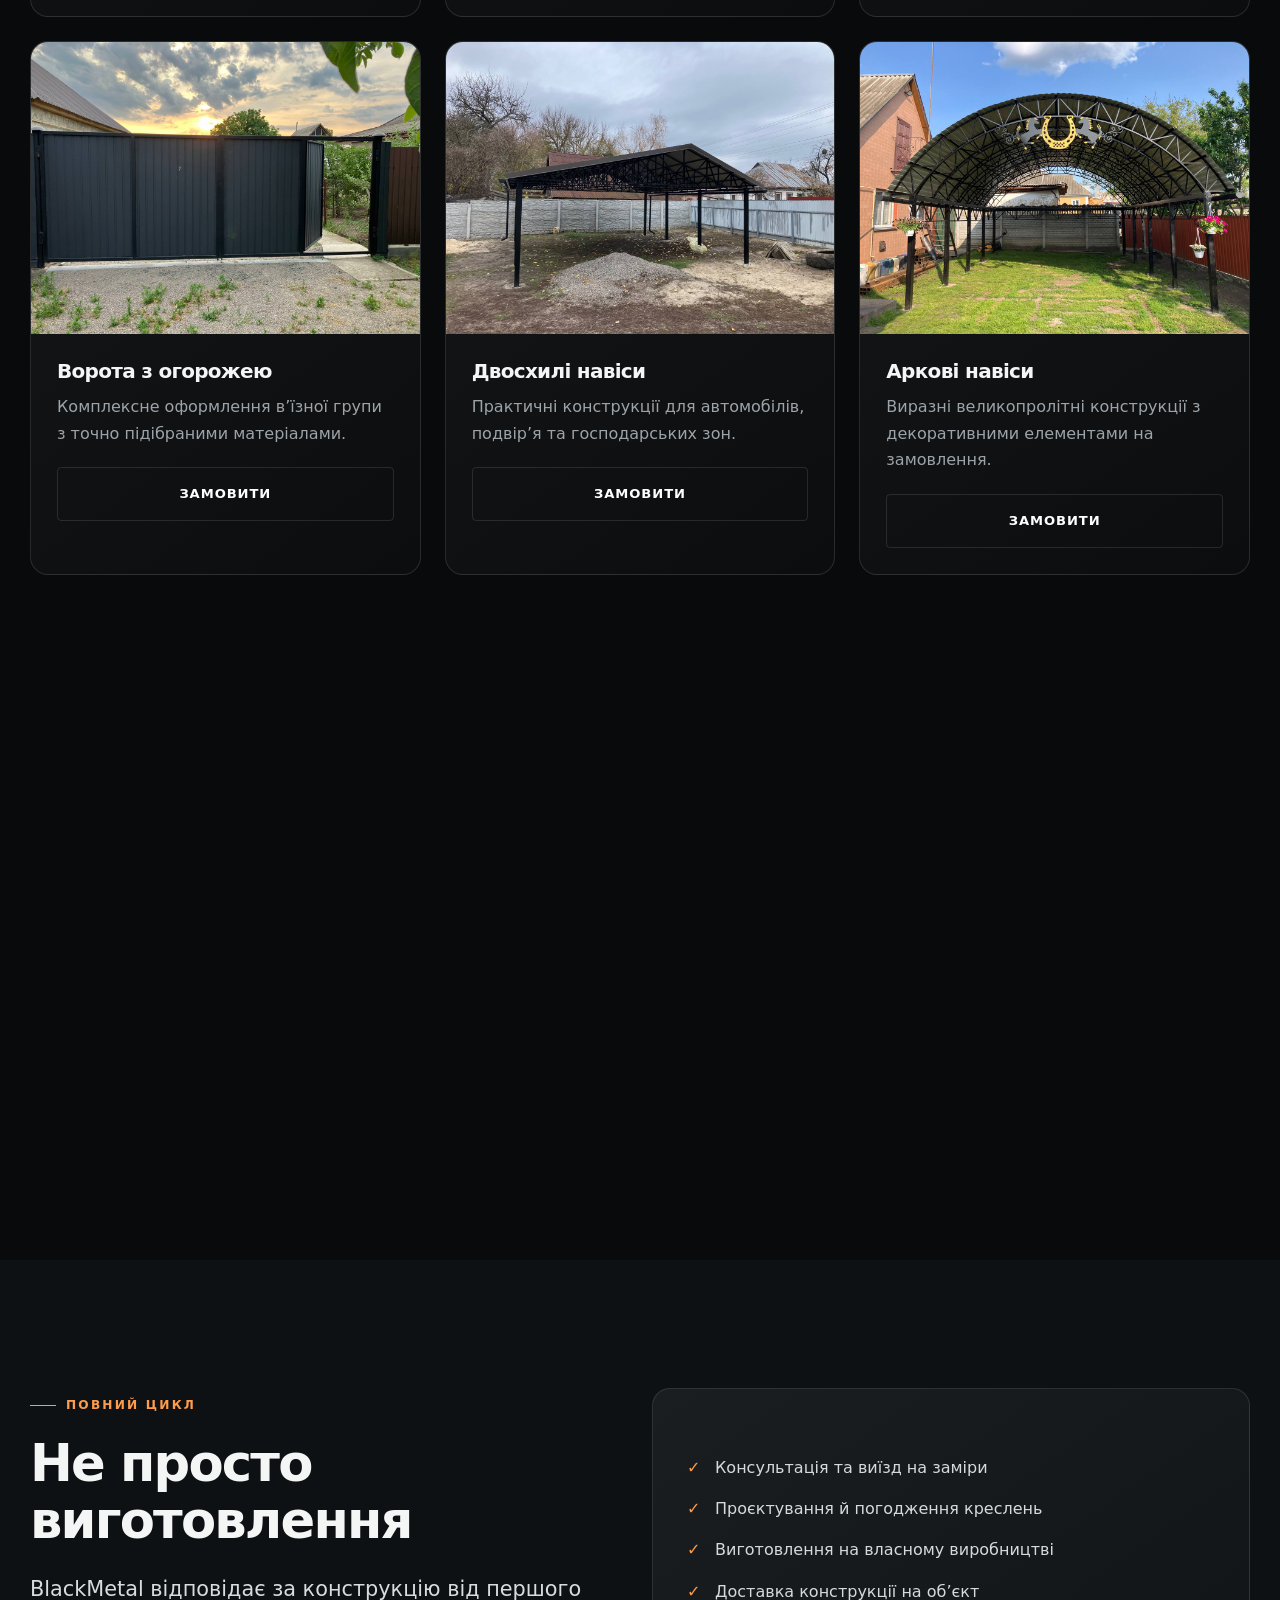
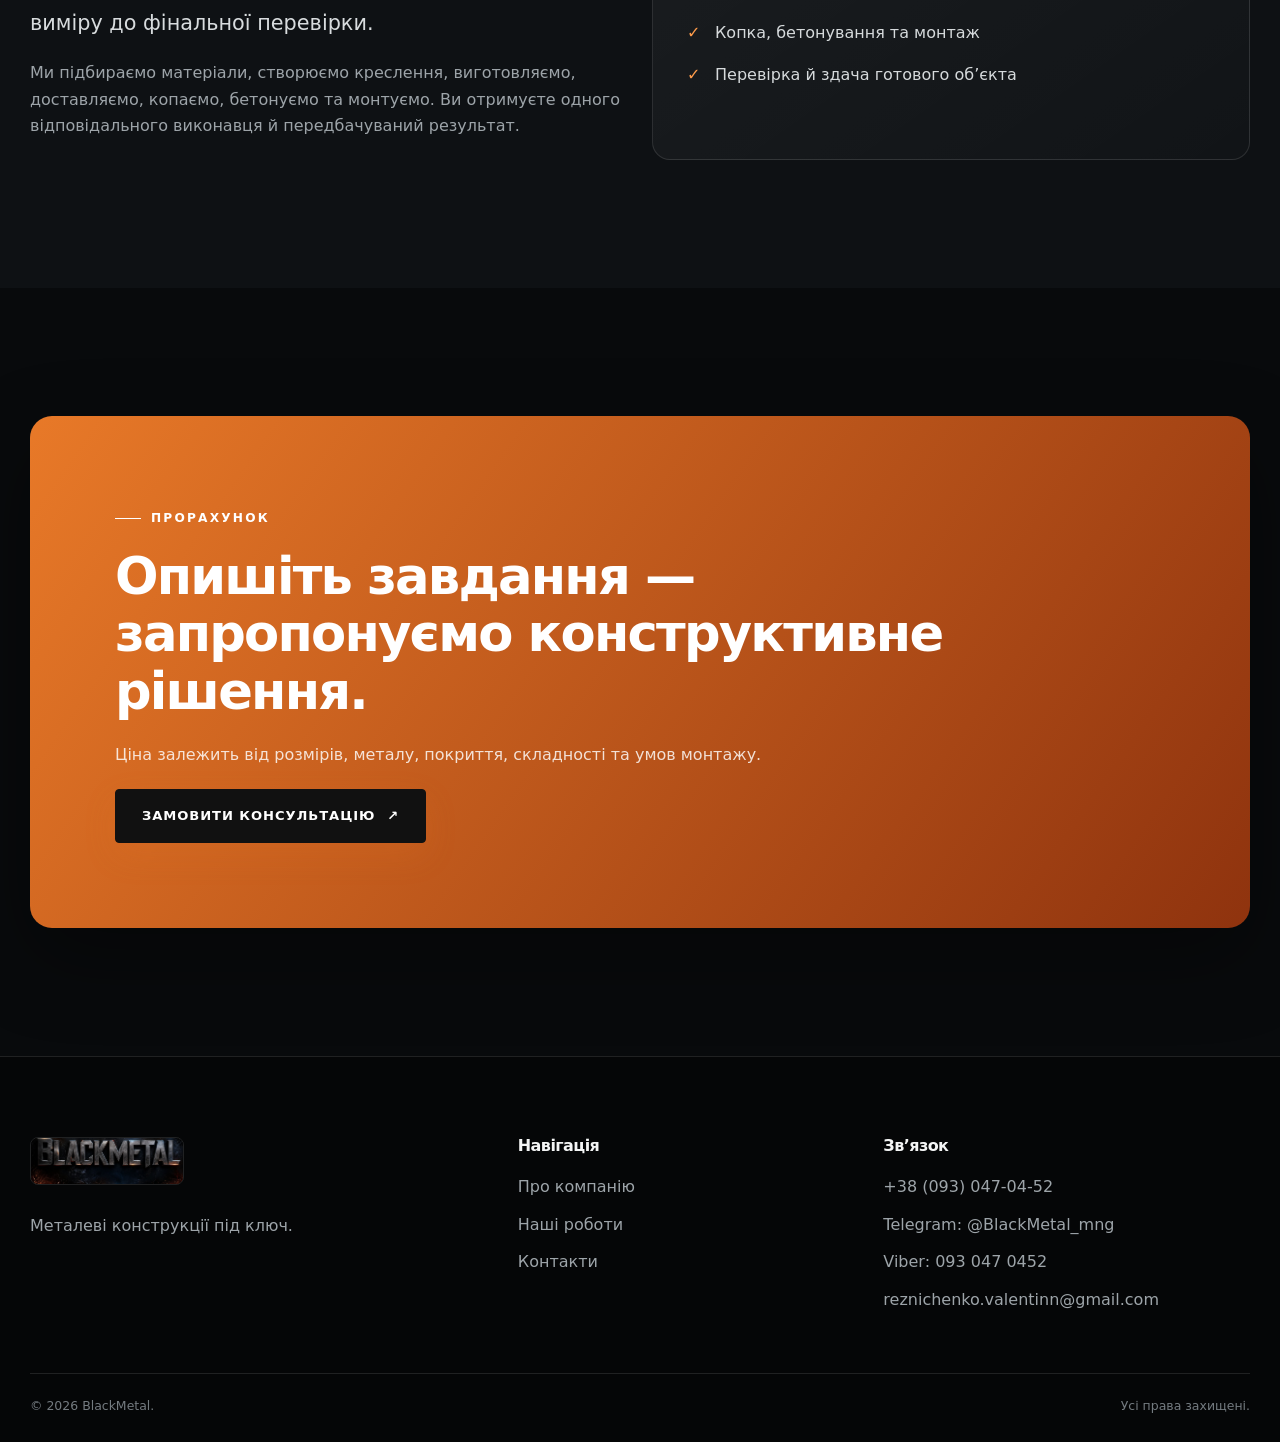
<file: services.html>
<!doctype html><html lang="uk"><head><meta charset="utf-8"><meta name="viewport" content="width=device-width,initial-scale=1"><title>Послуги — BlackMetal</title><meta name="description" content="Ворота, хвіртки, паркани, навіси та індивідуальні металеві конструкції під ключ у Черкаській області."><meta property="og:title" content="Послуги BlackMetal"><meta property="og:description" content="Виготовлення металевих конструкцій за індивідуальними розмірами."><meta property="og:type" content="website"><meta property="og:locale" content="uk_UA"><meta property="og:image" content="assets/images/navis-2-detail.jpg"><link rel="icon" href="assets/images/favicon.svg" type="image/svg+xml"><link rel="stylesheet" href="assets/css/style.css"></head><body>
<header class="site-header"><div class="container header-inner"><a class="brand" href="index.html"><img src="assets/images/logo.jpg" alt="" width="44" height="44"><span>Black<span>Metal</span></span></a><nav class="site-nav" aria-label="Основна навігація"><a href="index.html">Головна</a><a href="about.html">Про компанію</a><a class="is-active" href="services.html">Послуги</a><a href="works.html">Наші роботи</a><a href="contacts.html">Контакти</a></nav><a class="header-phone" href="tel:+380930470452">+38 (093) 047-04-52</a><button class="menu-toggle" type="button" aria-label="Відкрити меню" aria-expanded="false"><span></span></button></div></header>
<main><section class="page-hero"><div class="container"><span class="eyebrow">Послуги</span><h1>Створюємо з металу.<br><span class="accent">Повністю під ключ.</span></h1><p class="lead">Кожен виріб проєктуємо за вашими розмірами, умовами експлуатації та архітектурою об’єкта. Усі прорахунки індивідуальні.</p></div></section>
<section class="section"><div class="container"><div class="section-head reveal"><div><span class="eyebrow">Що виготовляємо</span><h2>Рішення для дому й бізнесу</h2></div><p class="muted">На сайті показані лише напрямки, для яких ви надали фотографії виконаних робіт.</p></div><div class="grid grid-3">
<article class="card service-card reveal"><div class="service-image"><img src="assets/images/vorota.jpg" alt="Розпашні металеві ворота з хвірткою" loading="lazy"></div><div class="service-body"><h3>Розпашні ворота</h3><p>Надійні ворота за розмірами вашого проїзду, з хвірткою або окремим входом.</p><a class="button button-outline" href="contacts.html#application">Замовити</a></div></article>
<article class="card service-card reveal"><div class="service-image"><img src="assets/images/vidkatni-vorota.webp" alt="Відкатні ворота та металева огорожа" loading="lazy"></div><div class="service-body"><h3>Відкатні ворота</h3><p>Зручне рішення для економії простору з підготовкою під автоматизацію.</p><a class="button button-outline" href="contacts.html#application">Замовити</a></div></article>
<article class="card service-card reveal"><div class="service-image"><img src="assets/images/khvirtka.jpg" alt="Металева хвіртка BlackMetal" loading="lazy"></div><div class="service-body"><h3>Хвіртки</h3><p>Міцні окремі або інтегровані хвіртки в єдиному стилі з огорожею.</p><a class="button button-outline" href="contacts.html#application">Замовити</a></div></article>
<article class="card service-card reveal"><div class="service-image"><img src="assets/images/vorota-zovni.jpg" alt="Металеві ворота й огорожа з боку вулиці" loading="lazy"></div><div class="service-body"><h3>Ворота з огорожею</h3><p>Комплексне оформлення в’їзної групи з точно підібраними матеріалами.</p><a class="button button-outline" href="contacts.html#application">Замовити</a></div></article>
<article class="card service-card reveal"><div class="service-image"><img src="assets/images/navis.jpg" alt="Двосхилий металевий навіс" loading="lazy"></div><div class="service-body"><h3>Двосхилі навіси</h3><p>Практичні конструкції для автомобілів, подвір’я та господарських зон.</p><a class="button button-outline" href="contacts.html#application">Замовити</a></div></article>
<article class="card service-card reveal"><div class="service-image"><img src="assets/images/navis-2-detail.jpg" alt="Арковий металевий навіс з декоративними елементами" loading="lazy"></div><div class="service-body"><h3>Аркові навіси</h3><p>Виразні великопролітні конструкції з декоративними елементами на замовлення.</p><a class="button button-outline" href="contacts.html#application">Замовити</a></div></article>
<article class="card service-card reveal"><div class="service-image"><img src="assets/images/navis-2.jpg" alt="Індивідуальний арковий навіс BlackMetal" loading="lazy"></div><div class="service-body"><h3>Індивідуальні конструкції</h3><p>Розробляємо нестандартні металеві вироби під конкретне завдання та простір.</p><a class="button button-outline" href="contacts.html#application">Замовити</a></div></article>
</div></div></section>
<section class="section surface"><div class="container grid grid-2"><div class="reveal"><span class="eyebrow">Повний цикл</span><h2>Не просто виготовлення</h2><p class="lead">BlackMetal відповідає за конструкцію від першого виміру до фінальної перевірки.</p><p class="muted">Ми підбираємо матеріали, створюємо креслення, виготовляємо, доставляємо, копаємо, бетонуємо та монтуємо. Ви отримуєте одного відповідального виконавця й передбачуваний результат.</p></div><div class="card feature-card reveal"><ul class="check-list" style="grid-template-columns:1fr"><li>Консультація та виїзд на заміри</li><li>Проєктування й погодження креслень</li><li>Виготовлення на власному виробництві</li><li>Доставка конструкції на об’єкт</li><li>Копка, бетонування та монтаж</li><li>Перевірка й здача готового об’єкта</li></ul></div></div></section>
<section class="section"><div class="container"><div class="cta reveal"><span class="eyebrow">Прорахунок</span><h2>Опишіть завдання — запропонуємо конструктивне рішення.</h2><p>Ціна залежить від розмірів, металу, покриття, складності та умов монтажу.</p><a class="button" href="contacts.html#application">Замовити консультацію <span>↗</span></a></div></div></section></main>
<footer class="site-footer"><div class="container"><div class="footer-grid"><div><a class="brand" href="index.html"><img src="assets/images/logo.jpg" alt="" width="44" height="44"><span>Black<span>Metal</span></span></a><p class="muted" style="margin-top:20px">Металеві конструкції під ключ.</p></div><div><h3>Навігація</h3><div class="footer-links"><a href="about.html">Про компанію</a><a href="works.html">Наші роботи</a><a href="contacts.html">Контакти</a></div></div><div><h3>Зв’язок</h3><div class="footer-links footer-contact"><a href="tel:+380930470452">+38 (093) 047-04-52</a><a href="https://t.me/BlackMetal_mng" target="_blank" rel="noopener">Telegram: @BlackMetal_mng</a><a href="viber://chat?number=%2B380930470452">Viber: 093 047 0452</a><a href="mailto:reznichenko.valentinn@gmail.com">reznichenko.valentinn@gmail.com</a></div></div></div><div class="footer-bottom"><span>© <span data-year></span> BlackMetal.</span><span>Усі права захищені.</span></div></div></footer><button class="to-top" type="button" aria-label="Вгору">↑</button><script src="assets/js/main.js"></script></body></html>
</file>
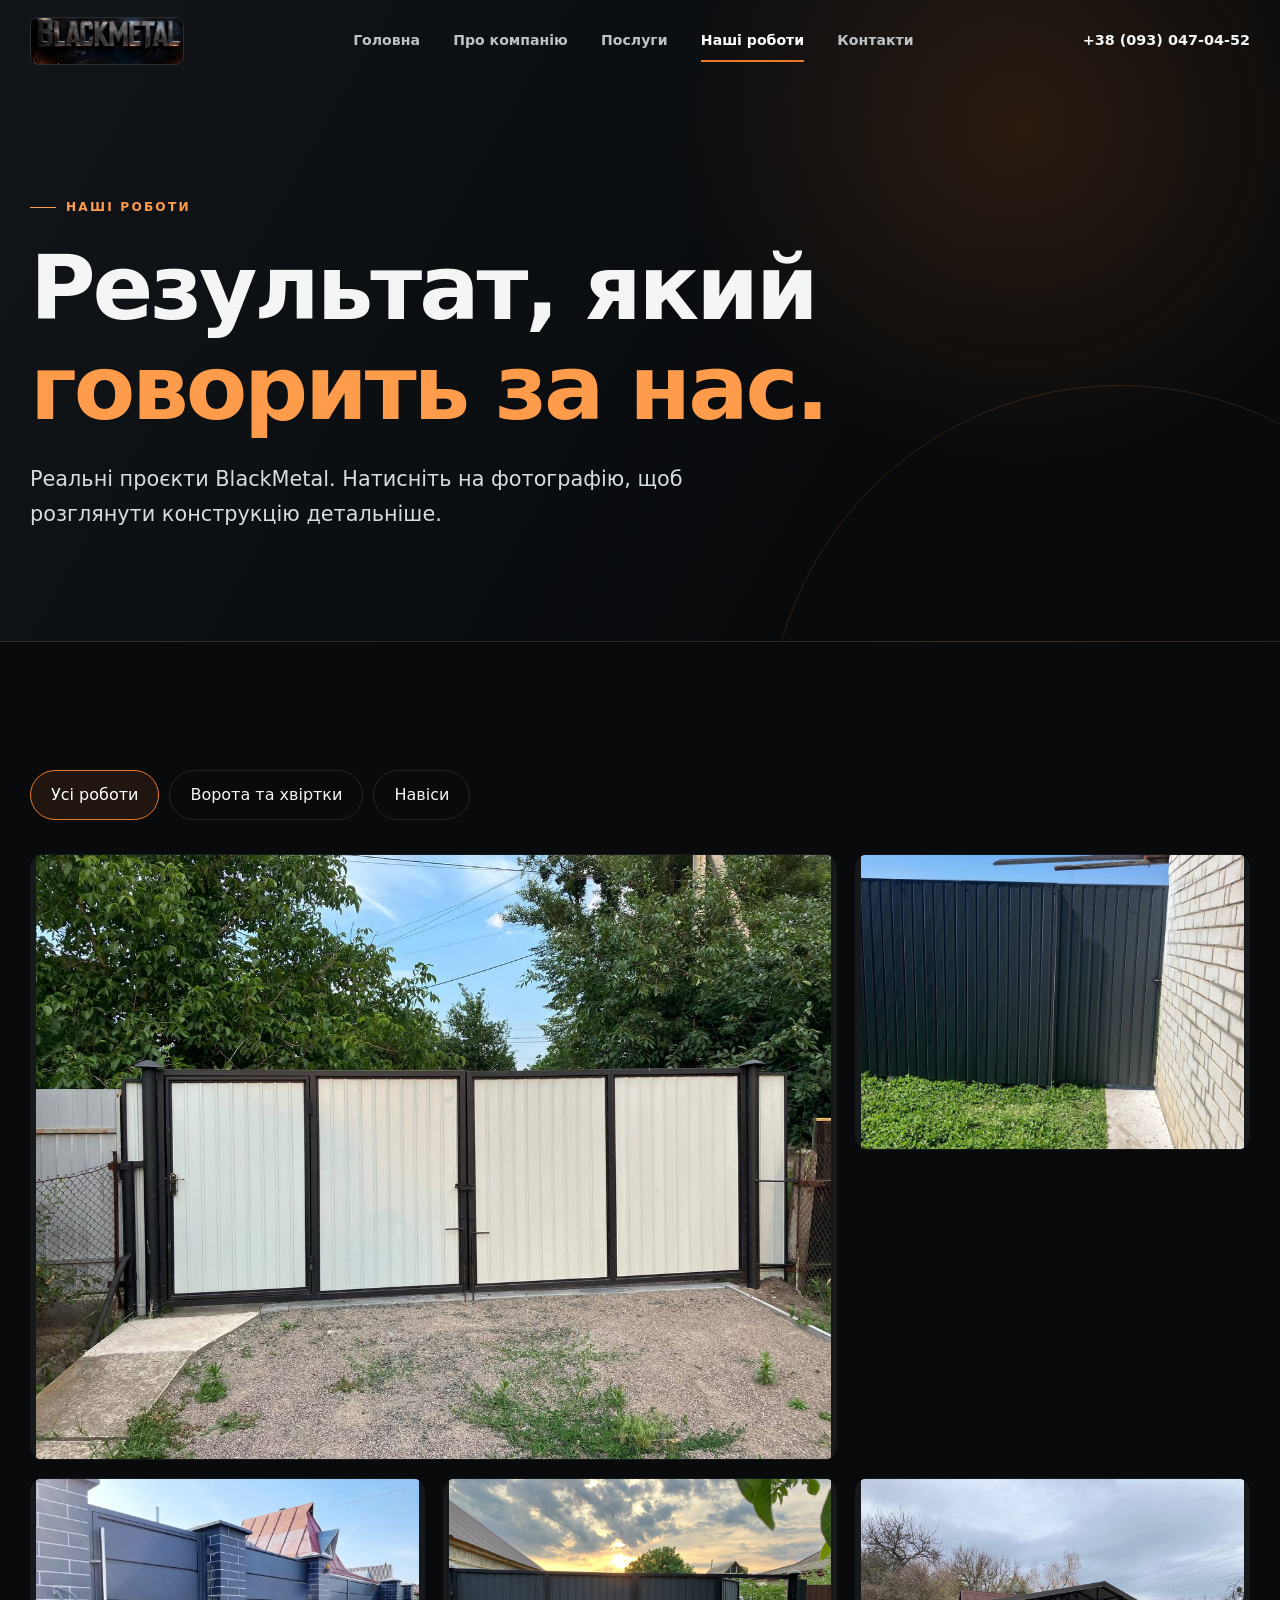
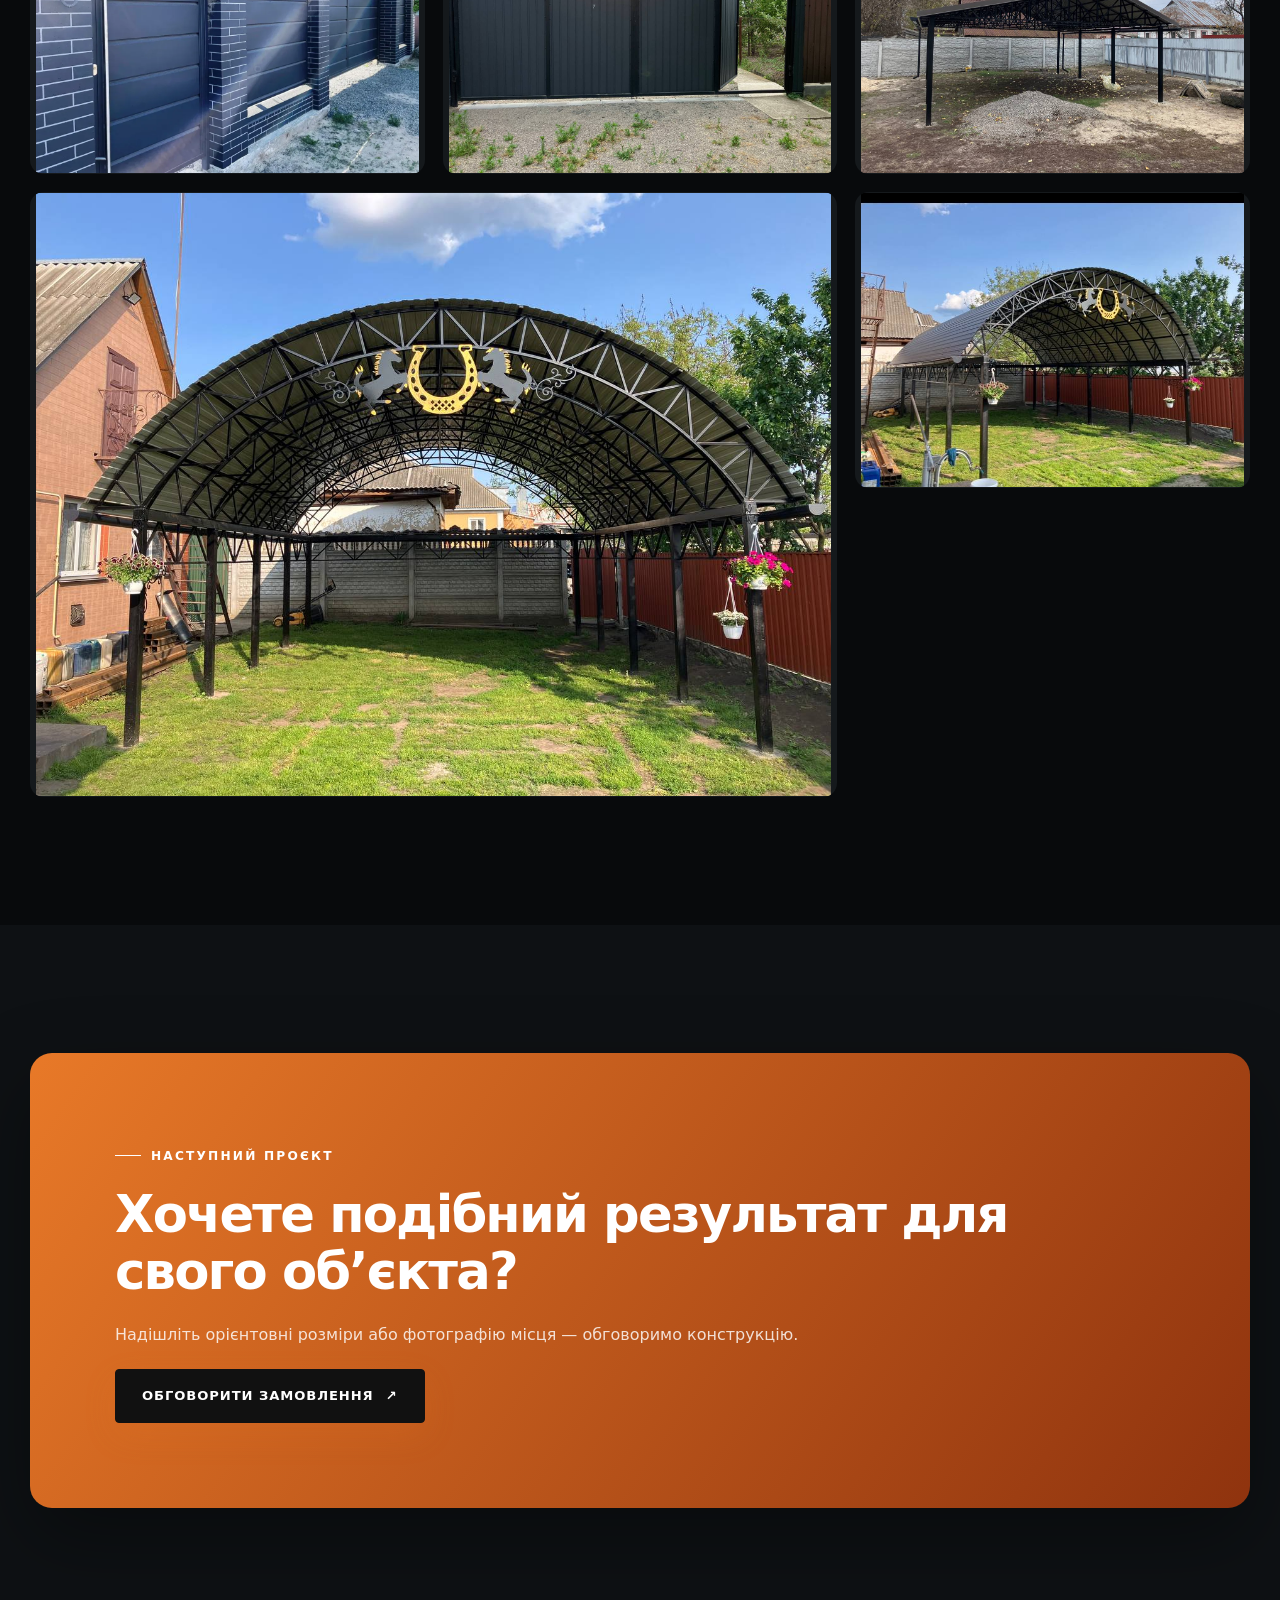
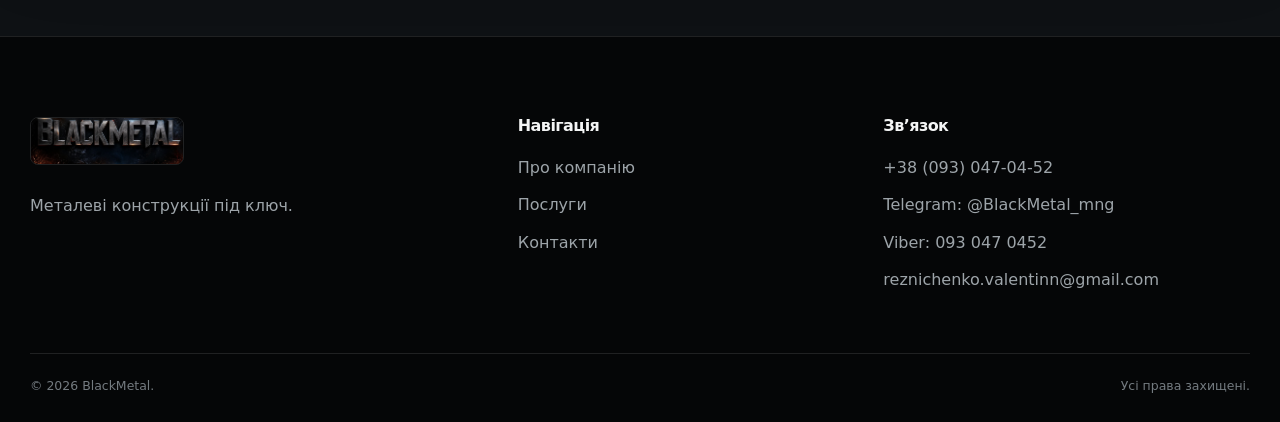
<file: works.html>
<!doctype html><html lang="uk"><head><meta charset="utf-8"><meta name="viewport" content="width=device-width,initial-scale=1"><title>Наші роботи — BlackMetal</title><meta name="description" content="Галерея виконаних робіт BlackMetal: ворота, хвіртки, огорожі та металеві навіси."><meta property="og:title" content="Роботи BlackMetal"><meta property="og:description" content="Реалізовані металеві конструкції під ключ."><meta property="og:type" content="website"><meta property="og:locale" content="uk_UA"><meta property="og:image" content="assets/images/vorota.jpg"><link rel="icon" href="assets/images/favicon.svg" type="image/svg+xml"><link rel="stylesheet" href="assets/css/style.css"></head><body>
<header class="site-header"><div class="container header-inner"><a class="brand" href="index.html"><img src="assets/images/logo.jpg" alt="" width="44" height="44"><span>Black<span>Metal</span></span></a><nav class="site-nav" aria-label="Основна навігація"><a href="index.html">Головна</a><a href="about.html">Про компанію</a><a href="services.html">Послуги</a><a class="is-active" href="works.html">Наші роботи</a><a href="contacts.html">Контакти</a></nav><a class="header-phone" href="tel:+380930470452">+38 (093) 047-04-52</a><button class="menu-toggle" type="button" aria-label="Відкрити меню" aria-expanded="false"><span></span></button></div></header>
<main><section class="page-hero"><div class="container"><span class="eyebrow">Наші роботи</span><h1>Результат, який<br><span class="accent">говорить за нас.</span></h1><p class="lead">Реальні проєкти BlackMetal. Натисніть на фотографію, щоб розглянути конструкцію детальніше.</p></div></section>
<section class="section"><div class="container"><div class="gallery-filters reveal" aria-label="Фільтр робіт"><button class="filter-button is-active" type="button" data-filter="all">Усі роботи</button><button class="filter-button" type="button" data-filter="gates">Ворота та хвіртки</button><button class="filter-button" type="button" data-filter="canopies">Навіси</button></div>
<div class="gallery reveal">
<button class="gallery-item" type="button" data-category="gates"><img src="assets/images/vorota.jpg" alt="Розпашні ворота з хвірткою, світле заповнення" loading="lazy"></button>
<button class="gallery-item" type="button" data-category="gates"><img src="assets/images/khvirtka.jpg" alt="Хвіртка та огорожа з темного профнастилу" loading="lazy"></button>
<button class="gallery-item" type="button" data-category="gates"><img src="assets/images/vidkatni-vorota.webp" alt="Відкатні ворота з горизонтальним металевим заповненням" loading="lazy"></button>
<button class="gallery-item" type="button" data-category="gates"><img src="assets/images/vorota-zovni.jpg" alt="Темні ворота й хвіртка з боку вулиці" loading="lazy"></button>
<button class="gallery-item" type="button" data-category="canopies"><img src="assets/images/navis.jpg" alt="Двосхилий навіс на металевому каркасі" loading="lazy"></button>
<button class="gallery-item" type="button" data-category="canopies"><img src="assets/images/navis-2-detail.jpg" alt="Арковий навіс з декоративною підковою" loading="lazy"></button>
<button class="gallery-item" type="button" data-category="canopies"><img src="assets/images/navis-2.jpg" alt="Загальний вигляд великого аркового навісу" loading="lazy"></button>
</div></div></section>
<section class="section surface"><div class="container"><div class="cta reveal"><span class="eyebrow">Наступний проєкт</span><h2>Хочете подібний результат для свого об’єкта?</h2><p>Надішліть орієнтовні розміри або фотографію місця — обговоримо конструкцію.</p><a class="button" href="contacts.html#application">Обговорити замовлення <span>↗</span></a></div></div></section></main>
<footer class="site-footer"><div class="container"><div class="footer-grid"><div><a class="brand" href="index.html"><img src="assets/images/logo.jpg" alt="" width="44" height="44"><span>Black<span>Metal</span></span></a><p class="muted" style="margin-top:20px">Металеві конструкції під ключ.</p></div><div><h3>Навігація</h3><div class="footer-links"><a href="about.html">Про компанію</a><a href="services.html">Послуги</a><a href="contacts.html">Контакти</a></div></div><div><h3>Зв’язок</h3><div class="footer-links footer-contact"><a href="tel:+380930470452">+38 (093) 047-04-52</a><a href="https://t.me/BlackMetal_mng" target="_blank" rel="noopener">Telegram: @BlackMetal_mng</a><a href="viber://chat?number=%2B380930470452">Viber: 093 047 0452</a><a href="mailto:reznichenko.valentinn@gmail.com">reznichenko.valentinn@gmail.com</a></div></div></div><div class="footer-bottom"><span>© <span data-year></span> BlackMetal.</span><span>Усі права захищені.</span></div></div></footer>
<div class="modal" id="lightbox" role="dialog" aria-modal="true" aria-hidden="true" aria-label="Збільшене фото"><div class="modal-card lightbox-card"><button class="modal-close" type="button" data-close aria-label="Закрити">×</button><img id="lightbox-image" src="assets/images/vorota.jpg" alt=""><p class="lightbox-caption" id="lightbox-caption"></p></div></div><button class="to-top" type="button" aria-label="Вгору">↑</button><script src="assets/js/main.js"></script></body></html>
</file>
<file: assets/css/style.css>
:root {
  --bg: #080a0c;
  --bg-soft: #0e1114;
  --panel: #13171a;
  --panel-light: #1a1f23;
  --text: #f4f5f5;
  --muted: #9da4a9;
  --line: rgba(255, 255, 255, 0.11);
  --accent: #e87928;
  --accent-light: #ff9c4b;
  --accent-dark: #a54114;
  --success: #66c88a;
  --radius: 18px;
  --shadow: 0 30px 80px rgba(0, 0, 0, 0.35);
  --container: 1220px;
}

*, *::before, *::after { box-sizing: border-box; }
html { scroll-behavior: smooth; }
body {
  margin: 0;
  color: var(--text);
  background: var(--bg);
  font-family: Inter, "Segoe UI", system-ui, sans-serif;
  line-height: 1.65;
  overflow-x: hidden;
}
body.menu-open, body.modal-open { overflow: hidden; }
img { display: block; max-width: 100%; }
a { color: inherit; text-decoration: none; }
button, input, textarea { font: inherit; }
button { color: inherit; }
h1, h2, h3, p { margin-top: 0; }
h1, h2, h3 { font-family: Manrope, "Segoe UI", system-ui, sans-serif; line-height: 1.12; letter-spacing: -0.035em; }
h1 { margin-bottom: 24px; font-size: clamp(2.8rem, 7vw, 6.8rem); }
h2 { margin-bottom: 22px; font-size: clamp(2rem, 4vw, 4.2rem); }
h3 { margin-bottom: 12px; font-size: 1.25rem; }
p { margin-bottom: 20px; }

.container { width: min(calc(100% - 40px), var(--container)); margin-inline: auto; }
.section { padding: clamp(82px, 10vw, 145px) 0; }
.section-sm { padding: 70px 0; }
.surface { background: var(--bg-soft); }
.grid { display: grid; gap: 24px; }
.grid-2 { grid-template-columns: repeat(2, minmax(0, 1fr)); }
.grid-3 { grid-template-columns: repeat(3, minmax(0, 1fr)); }
.eyebrow {
  display: inline-flex;
  align-items: center;
  gap: 10px;
  margin-bottom: 20px;
  color: var(--accent-light);
  font-size: .76rem;
  font-weight: 700;
  letter-spacing: .18em;
  text-transform: uppercase;
}
.eyebrow::before { width: 26px; height: 1px; background: currentColor; content: ''; }
.lead { max-width: 760px; color: #d8dcde; font-size: clamp(1.06rem, 1.8vw, 1.3rem); }
.muted { color: var(--muted); }
.accent { color: var(--accent-light); }
.section-head { display: flex; align-items: end; justify-content: space-between; gap: 50px; margin-bottom: 52px; }
.section-head > * { max-width: 650px; }
.section-head h2 { margin-bottom: 0; }

.site-header {
  position: fixed;
  z-index: 100;
  top: 0;
  right: 0;
  left: 0;
  border-bottom: 1px solid transparent;
  transition: background .3s, border-color .3s, backdrop-filter .3s;
}
.site-header.is-scrolled { border-color: var(--line); background: rgba(8, 10, 12, .88); backdrop-filter: blur(18px); }
.header-inner { display: flex; align-items: center; justify-content: space-between; min-height: 82px; gap: 25px; }
.brand { display: inline-flex; flex: 0 0 auto; align-items: center; }
.brand img { width: 154px; height: 48px; border: 1px solid var(--line); border-radius: 8px; object-fit: cover; object-position: center 57%; }
.brand > span { display: none; }
.site-nav { display: flex; align-items: center; gap: clamp(18px, 2.6vw, 36px); }
.site-nav a { position: relative; color: #bdc2c5; font-size: .88rem; font-weight: 600; transition: color .2s; }
.site-nav a::after { position: absolute; right: 0; bottom: -9px; left: 0; height: 2px; background: var(--accent); content: ''; transform: scaleX(0); transition: transform .2s; }
.site-nav a:hover, .site-nav a.is-active { color: white; }
.site-nav a.is-active::after { transform: scaleX(1); }
.header-phone { font-size: .9rem; font-weight: 700; white-space: nowrap; }
.menu-toggle { display: none; width: 46px; height: 46px; padding: 0; border: 1px solid var(--line); border-radius: 50%; background: transparent; cursor: pointer; }
.menu-toggle span, .menu-toggle span::before, .menu-toggle span::after { display: block; width: 18px; height: 1px; margin: auto; background: #fff; transition: transform .25s; content: ''; }
.menu-toggle span::before { transform: translateY(-6px); }
.menu-toggle span::after { transform: translateY(5px); }

.button {
  display: inline-flex;
  align-items: center;
  justify-content: center;
  gap: 12px;
  min-height: 54px;
  padding: 0 26px;
  border: 1px solid var(--accent);
  border-radius: 4px;
  background: linear-gradient(135deg, var(--accent), var(--accent-dark));
  color: white;
  font-size: .82rem;
  font-weight: 700;
  letter-spacing: .07em;
  text-transform: uppercase;
  cursor: pointer;
  box-shadow: 0 12px 32px rgba(232, 121, 40, .16);
  transition: transform .25s, box-shadow .25s, background .25s;
}
.button:hover { transform: translateY(-3px); box-shadow: 0 18px 40px rgba(232, 121, 40, .28); }
.button:disabled { cursor: wait; opacity: .55; }
.button-outline { border-color: var(--line); background: transparent; box-shadow: none; }
.button-outline:hover { border-color: var(--accent); background: rgba(232, 121, 40, .08); }
.text-link { display: inline-flex; gap: 10px; color: var(--accent-light); font-weight: 700; }

.hero-banner { position: relative; min-height: 100vh; padding-top: 82px; display: grid; place-items: center; background: #030405; }
.hero-image-wrap { position: relative; isolation: isolate; width: 100%; overflow: hidden; }
.hero-image {
  position: relative;
  z-index: 0;
  width: 100%;
  height: auto;
  animation: hero-breathe 8s ease-in-out infinite;
}
/* Cold light glides over the BLACKMETAL letters. */
.hero-image-wrap::before {
  position: absolute;
  z-index: 1;
  top: 8%;
  left: 3%;
  width: 53%;
  height: 32%;
  background: linear-gradient(105deg, transparent 28%, rgba(120, 205, 255, .08) 42%, rgba(255, 255, 255, .48) 50%, rgba(255, 174, 95, .18) 57%, transparent 70%);
  content: '';
  mix-blend-mode: screen;
  pointer-events: none;
  transform: translateX(-145%) skewX(-15deg);
  animation: logo-shine 6.8s cubic-bezier(.4, 0, .2, 1) infinite;
}
/* Welding arc and a small cloud of sparks over the existing welding point. */
.hero-image-wrap::after {
  position: absolute;
  z-index: 1;
  top: 60%;
  left: 61.5%;
  width: 8%;
  aspect-ratio: 1;
  border-radius: 50%;
  background:
    radial-gradient(circle at 50% 50%, rgba(255,255,255,.98) 0 2%, rgba(92,196,255,.88) 4%, rgba(0,110,255,.3) 13%, transparent 34%),
    radial-gradient(circle at 15% 18%, #ffbd68 0 1.1%, transparent 1.8%),
    radial-gradient(circle at 88% 26%, #fff1c4 0 1%, transparent 1.7%),
    radial-gradient(circle at 78% 82%, #ff7b1c 0 1.1%, transparent 1.8%),
    radial-gradient(circle at 20% 77%, #ff9c42 0 .9%, transparent 1.6%),
    radial-gradient(circle at 61% 4%, #d9f4ff 0 .8%, transparent 1.5%);
  content: '';
  filter: drop-shadow(0 0 8px rgba(70, 175, 255, .95)) drop-shadow(0 0 18px rgba(20, 105, 255, .48));
  mix-blend-mode: screen;
  opacity: .32;
  pointer-events: none;
  transform-origin: center;
  animation: welding-sparks 1.35s steps(2, end) infinite;
}
.hero-hit-area { position: absolute; z-index: 3; left: 3.3%; bottom: 3.8%; width: 35.5%; height: 9.5%; overflow: hidden; border: 1px solid transparent; border-radius: 6px; background: transparent; cursor: pointer; animation: hero-button-pulse 3.2s ease-in-out infinite; }
.hero-hit-area::before {
  position: absolute;
  inset: -35% auto -35% -45%;
  width: 24%;
  background: linear-gradient(90deg, transparent, rgba(255,255,255,.42), transparent);
  content: '';
  pointer-events: none;
  transform: skewX(-20deg);
  animation: button-shine 4.4s ease-in-out infinite;
}
.hero-hit-area::after {
  position: absolute;
  right: 8%;
  bottom: 4%;
  left: 8%;
  height: 2px;
  border-radius: 50%;
  background: var(--accent);
  box-shadow: 0 0 10px var(--accent), 0 0 24px rgba(232, 121, 40, .72);
  content: '';
  opacity: .5;
  pointer-events: none;
  animation: button-ember 2.4s ease-in-out infinite;
}
.hero-hit-area:hover { border-color: rgba(255, 158, 75, .55); background: rgba(232, 121, 40, .045); box-shadow: inset 0 0 24px rgba(232,121,40,.1), 0 0 28px rgba(232,121,40,.16); }
.hero-hit-area:focus-visible { outline: 3px solid var(--accent-light); outline-offset: 3px; }
.sr-only { position: absolute; width: 1px; height: 1px; padding: 0; margin: -1px; overflow: hidden; clip: rect(0, 0, 0, 0); white-space: nowrap; border: 0; }
.mobile-hero-action { display: none; padding: 22px 20px 30px; text-align: center; }

@keyframes hero-breathe {
  0%, 100% { filter: brightness(1) contrast(1); }
  48% { filter: brightness(1.035) contrast(1.015); }
  52% { filter: brightness(1.055) contrast(1.02); }
}
@keyframes logo-shine {
  0%, 18% { opacity: 0; transform: translateX(-145%) skewX(-15deg); }
  23% { opacity: .85; }
  42% { opacity: .55; transform: translateX(165%) skewX(-15deg); }
  46%, 100% { opacity: 0; transform: translateX(165%) skewX(-15deg); }
}
@keyframes welding-sparks {
  0% { opacity: .2; transform: scale(.72) rotate(-5deg); }
  22% { opacity: .82; transform: scale(1.18) rotate(8deg); }
  40% { opacity: .3; transform: scale(.9) rotate(-3deg); }
  62% { opacity: .95; transform: scale(1.3) rotate(12deg); }
  100% { opacity: .25; transform: scale(.78) rotate(0); }
}
@keyframes hero-button-pulse {
  0%, 100% { filter: drop-shadow(0 0 0 rgba(232,121,40,0)); }
  50% { filter: drop-shadow(0 6px 12px rgba(232,121,40,.24)); }
}
@keyframes button-shine {
  0%, 34% { left: -45%; opacity: 0; }
  40% { opacity: .8; }
  62% { left: 122%; opacity: .28; }
  64%, 100% { left: 122%; opacity: 0; }
}
@keyframes button-ember {
  0%, 100% { opacity: .32; transform: scaleX(.7); }
  50% { opacity: .9; transform: scaleX(1); }
}

.page-hero { position: relative; overflow: hidden; padding: 190px 0 110px; border-bottom: 1px solid var(--line); background: radial-gradient(circle at 80% 20%, rgba(232,121,40,.15), transparent 30%), linear-gradient(120deg, #111519, #080a0c 70%); }
.page-hero::after { position: absolute; right: -15%; bottom: -70%; width: 55%; aspect-ratio: 1; border: 1px solid rgba(232,121,40,.18); border-radius: 50%; content: ''; }
.page-hero h1 { max-width: 1000px; font-size: clamp(3rem, 7vw, 6.5rem); }
.page-hero .lead { margin-bottom: 0; }

.card { border: 1px solid var(--line); border-radius: var(--radius); background: linear-gradient(145deg, rgba(255,255,255,.055), rgba(255,255,255,.015)); }
.feature-card { min-height: 260px; padding: 34px; transition: transform .3s, border-color .3s, background .3s; }
.feature-card:hover { border-color: rgba(232,121,40,.45); background: rgba(232,121,40,.045); transform: translateY(-6px); }
.icon { display: grid; width: 50px; height: 50px; place-items: center; margin-bottom: 50px; border: 1px solid rgba(232,121,40,.35); border-radius: 12px; color: var(--accent-light); background: rgba(232,121,40,.08); }
.icon svg { width: 24px; height: 24px; stroke: currentColor; fill: none; stroke-width: 1.6; }
.feature-card p { margin-bottom: 0; color: var(--muted); }

.about-photo { position: relative; min-height: 600px; overflow: hidden; border-radius: var(--radius); }
.about-photo img { width: 100%; height: 100%; object-fit: cover; }
.about-photo::after { position: absolute; inset: 0; background: linear-gradient(180deg, transparent 50%, rgba(0,0,0,.8)); content: ''; }
.about-badge { position: absolute; z-index: 2; right: 30px; bottom: 30px; max-width: 240px; padding: 24px; border: 1px solid rgba(255,255,255,.24); border-radius: 14px; background: rgba(8,10,12,.75); backdrop-filter: blur(14px); font-family: Manrope; font-size: 1.25rem; font-weight: 700; }
.check-list { display: grid; grid-template-columns: repeat(2, 1fr); gap: 15px 24px; padding: 0; margin: 32px 0; list-style: none; }
.check-list li { position: relative; padding-left: 28px; color: #d6dadc; }
.check-list li::before { position: absolute; left: 0; color: var(--accent-light); content: '✓'; font-weight: 800; }

.process-grid { display: grid; grid-template-columns: repeat(4, 1fr); gap: 1px; background: var(--line); border: 1px solid var(--line); }
.process-item { position: relative; min-height: 240px; padding: 32px; background: var(--bg); }
.process-number { color: rgba(232,121,40,.45); font-family: Manrope; font-size: 3rem; font-weight: 800; line-height: 1; }
.process-item h3 { margin-top: 50px; }
.process-item p { margin-bottom: 0; color: var(--muted); }

.reviews-window { overflow: hidden; }
.reviews-track { display: flex; transition: transform .55s cubic-bezier(.22,.61,.36,1); }
.review { flex: 0 0 100%; }
.review-card { padding: clamp(34px, 6vw, 70px); border: 1px solid var(--line); border-radius: var(--radius); background: var(--panel); }
.review-quote { max-width: 950px; margin-bottom: 38px; color: #e9ebec; font-family: Manrope; font-size: clamp(1.3rem, 2.6vw, 2.1rem); line-height: 1.45; }
.review-author { display: flex; align-items: center; gap: 16px; }
.review-avatar { display: grid; width: 48px; height: 48px; place-items: center; border-radius: 50%; background: var(--accent); font-weight: 800; }
.review-controls { display: flex; gap: 10px; justify-content: flex-end; margin-top: 22px; }
.circle-button { display: grid; width: 50px; height: 50px; place-items: center; border: 1px solid var(--line); border-radius: 50%; background: transparent; cursor: pointer; transition: border-color .2s, background .2s; }
.circle-button:hover { border-color: var(--accent); background: rgba(232,121,40,.08); }

.cta { padding: clamp(40px, 7vw, 85px); border-radius: 22px; background: linear-gradient(125deg, #e87928, #8f330e); box-shadow: var(--shadow); }
.cta h2 { max-width: 900px; color: #fff; }
.cta p { max-width: 700px; color: rgba(255,255,255,.82); }
.cta .button { border-color: #111; background: #111; }
.cta .eyebrow { color: white; }

.service-card { overflow: hidden; }
.service-image { position: relative; aspect-ratio: 4 / 3; overflow: hidden; }
.service-image img { width: 100%; height: 100%; object-fit: cover; transition: transform .55s; }
.service-card:hover .service-image img { transform: scale(1.06); }
.service-body { padding: 26px; }
.service-body p { min-height: 52px; color: var(--muted); }
.service-body .button { width: 100%; }

.gallery-filters { display: flex; flex-wrap: wrap; gap: 10px; margin-bottom: 34px; }
.filter-button { padding: 11px 20px; border: 1px solid var(--line); border-radius: 999px; background: transparent; cursor: pointer; transition: .2s; }
.filter-button:hover, .filter-button.is-active { border-color: var(--accent); color: #fff; background: rgba(232,121,40,.11); }
.gallery { display: grid; grid-template-columns: repeat(12, 1fr); gap: 18px; }
.gallery-item { position: relative; grid-column: span 4; aspect-ratio: 4 / 3; overflow: hidden; border: 0; border-radius: 14px; background: #15191c; cursor: zoom-in; }
.gallery-item:nth-child(1), .gallery-item:nth-child(6) { grid-column: span 8; }
.gallery-item img { width: 100%; height: 100%; object-fit: cover; transition: transform .5s, filter .5s; }
.gallery-item::after { position: absolute; inset: 0; background: linear-gradient(180deg, transparent 45%, rgba(0,0,0,.75)); content: ''; opacity: 0; transition: opacity .3s; }
.gallery-item:hover img { transform: scale(1.04); filter: brightness(.85); }
.gallery-item:hover::after { opacity: 1; }
.gallery-item.is-hidden { display: none; }

.principle { padding: 36px; }
.principle-number { display: block; margin-bottom: 70px; color: var(--accent-light); font-family: Manrope; font-size: 2.4rem; font-weight: 800; }
.principle p { margin: 0; color: var(--muted); }

.contact-layout { display: grid; grid-template-columns: .9fr 1.1fr; gap: 28px; }
.contact-panel, .form-panel { padding: clamp(28px, 5vw, 54px); }
.contact-list { display: grid; gap: 8px; margin-top: 32px; }
.contact-item { display: grid; grid-template-columns: 46px 1fr; gap: 18px; align-items: center; padding: 19px 0; border-bottom: 1px solid var(--line); }
.contact-item:last-child { border-bottom: 0; }
.contact-item span { display: block; color: var(--muted); font-size: .8rem; }
.contact-item strong { display: block; font-size: 1.05rem; overflow-wrap: anywhere; }
.form-grid { display: grid; grid-template-columns: 1fr 1fr; gap: 18px; }
.field { margin-bottom: 18px; }
.field-full { grid-column: 1 / -1; }
.field label { display: block; margin-bottom: 8px; color: #cbd0d2; font-size: .83rem; font-weight: 600; }
.field input, .field textarea { width: 100%; border: 1px solid var(--line); border-radius: 9px; outline: 0; background: #0b0e10; color: #fff; transition: border-color .2s, box-shadow .2s; }
.field input { height: 54px; padding: 0 16px; }
.field textarea { min-height: 150px; padding: 15px 16px; resize: vertical; }
.field input:focus, .field textarea:focus { border-color: var(--accent); box-shadow: 0 0 0 3px rgba(232,121,40,.12); }
.honeypot { position: absolute !important; left: -9999px !important; }
.form-note, .form-status { margin: 14px 0 0; color: var(--muted); font-size: .78rem; }
.form-status.is-success { color: var(--success); }

.site-footer { padding: 80px 0 25px; border-top: 1px solid var(--line); background: #050607; }
.footer-grid { display: grid; grid-template-columns: 1.4fr 1fr 1.2fr; gap: 60px; }
.footer-grid h3 { margin-bottom: 20px; font-size: 1rem; }
.footer-links { display: grid; gap: 11px; color: var(--muted); }
.footer-links a:hover { color: var(--accent-light); }
.footer-contact { overflow-wrap: anywhere; }
.footer-bottom { display: flex; justify-content: space-between; gap: 25px; margin-top: 60px; padding-top: 22px; border-top: 1px solid var(--line); color: #747b80; font-size: .78rem; }

.modal { position: fixed; z-index: 1000; inset: 0; display: grid; padding: 20px; place-items: center; background: rgba(0,0,0,.8); opacity: 0; visibility: hidden; backdrop-filter: blur(10px); transition: opacity .25s, visibility .25s; }
.modal.is-open { opacity: 1; visibility: visible; }
.modal-card { position: relative; width: min(100%, 600px); max-height: 90vh; overflow: auto; padding: clamp(30px, 6vw, 55px); border: 1px solid var(--line); border-radius: 20px; background: var(--panel); box-shadow: var(--shadow); transform: translateY(20px) scale(.98); transition: transform .3s; }
.modal.is-open .modal-card { transform: translateY(0) scale(1); }
.modal-close { position: absolute; top: 16px; right: 16px; display: grid; width: 42px; height: 42px; padding: 0; place-items: center; border: 1px solid var(--line); border-radius: 50%; background: transparent; font-size: 1.4rem; cursor: pointer; }
.contact-options { display: grid; gap: 10px; margin-top: 30px; }
.contact-option { display: flex; align-items: center; justify-content: space-between; gap: 20px; padding: 18px 20px; border: 1px solid var(--line); border-radius: 10px; background: rgba(255,255,255,.025); transition: border-color .2s, transform .2s; }
.contact-option:hover { border-color: var(--accent); transform: translateX(4px); }
.contact-option small { color: var(--muted); }
.lightbox-card { width: min(100%, 1100px); padding: 12px; background: #080a0c; }
.lightbox-card img { width: 100%; max-height: 78vh; border-radius: 12px; object-fit: contain; }
.lightbox-caption { padding: 10px 8px 0; margin: 0; color: var(--muted); }
.to-top { position: fixed; z-index: 90; right: 24px; bottom: 24px; display: grid; width: 48px; height: 48px; padding: 0; place-items: center; border: 1px solid var(--line); border-radius: 50%; background: rgba(17,21,24,.88); cursor: pointer; opacity: 0; visibility: hidden; transform: translateY(10px); backdrop-filter: blur(10px); transition: .25s; }
.to-top.is-visible { opacity: 1; visibility: visible; transform: translateY(0); }

.reveal { opacity: 0; transform: translateY(26px); transition: opacity .7s, transform .7s; }
.reveal.is-visible { opacity: 1; transform: translateY(0); }

@media (max-width: 1050px) {
  .header-phone { display: none; }
  .grid-3 { grid-template-columns: repeat(2, minmax(0, 1fr)); }
  .process-grid { grid-template-columns: repeat(2, 1fr); }
  .gallery-item, .gallery-item:nth-child(1), .gallery-item:nth-child(6) { grid-column: span 6; }
}

@media (max-width: 820px) {
  .container { width: min(calc(100% - 32px), var(--container)); }
  .menu-toggle { display: block; position: relative; z-index: 3; }
  .site-nav { position: fixed; z-index: 2; inset: 0; display: flex; flex-direction: column; align-items: flex-start; justify-content: center; gap: 24px; padding: 90px 28px; background: rgba(8,10,12,.98); opacity: 0; visibility: hidden; transform: translateY(-10px); transition: .25s; }
  .site-nav.is-open { opacity: 1; visibility: visible; transform: translateY(0); }
  .site-nav a { font-family: Manrope; font-size: 1.7rem; }
  .menu-toggle[aria-expanded="true"] span { background: transparent; }
  .menu-toggle[aria-expanded="true"] span::before { transform: translateY(0) rotate(45deg); }
  .menu-toggle[aria-expanded="true"] span::after { transform: translateY(-1px) rotate(-45deg); }
  .hero-banner { min-height: auto; padding-top: 82px; }
  .mobile-hero-action { display: block; }
  .section-head { display: block; }
  .section-head > p { margin-top: 20px; }
  .grid-2, .contact-layout { grid-template-columns: 1fr; }
  .about-photo { min-height: 460px; }
  .footer-grid { grid-template-columns: 1fr 1fr; }
}

@media (max-width: 560px) {
  h1 { font-size: 2.65rem; }
  h2 { font-size: 2.2rem; }
  .section { padding: 78px 0; }
  .header-inner { min-height: 72px; }
  .brand img { width: 128px; height: 42px; }
  .hero-banner { padding-top: 72px; }
  .hero-image-wrap { overflow: hidden; }
  .hero-image { min-width: 0; }
  .hero-hit-area { display: none; }
  .hero-image-wrap::before { animation-duration: 8.5s; }
  .hero-image-wrap::after { width: 10%; opacity: .22; animation-duration: 1.8s; }
  .mobile-hero-action .button { animation: mobile-cta-glow 3s ease-in-out infinite; }
  .page-hero { padding: 140px 0 80px; }
  .grid-3 { grid-template-columns: 1fr; }
  .process-grid { grid-template-columns: 1fr; }
  .process-item { min-height: 210px; }
  .check-list { grid-template-columns: 1fr; }
  .gallery { gap: 12px; }
  .gallery-item, .gallery-item:nth-child(1), .gallery-item:nth-child(6) { grid-column: 1 / -1; }
  .form-grid { grid-template-columns: 1fr; }
  .field-full { grid-column: auto; }
  .footer-grid { grid-template-columns: 1fr; gap: 38px; }
  .footer-bottom { display: block; }
  .footer-bottom span { display: block; margin-top: 6px; }
  .to-top { right: 15px; bottom: 15px; }
}

@media (prefers-reduced-motion: reduce) {
  *, *::before, *::after { scroll-behavior: auto !important; animation-duration: .01ms !important; transition-duration: .01ms !important; }
  .reveal { opacity: 1; transform: none; }
  .hero-image, .hero-image-wrap::before, .hero-image-wrap::after, .hero-hit-area, .hero-hit-area::before, .hero-hit-area::after, .mobile-hero-action .button { animation: none !important; }
}

@keyframes mobile-cta-glow {
  0%, 100% { box-shadow: 0 12px 28px rgba(232, 121, 40, .14); }
  50% { box-shadow: 0 16px 38px rgba(232, 121, 40, .34); }
}
</file>
